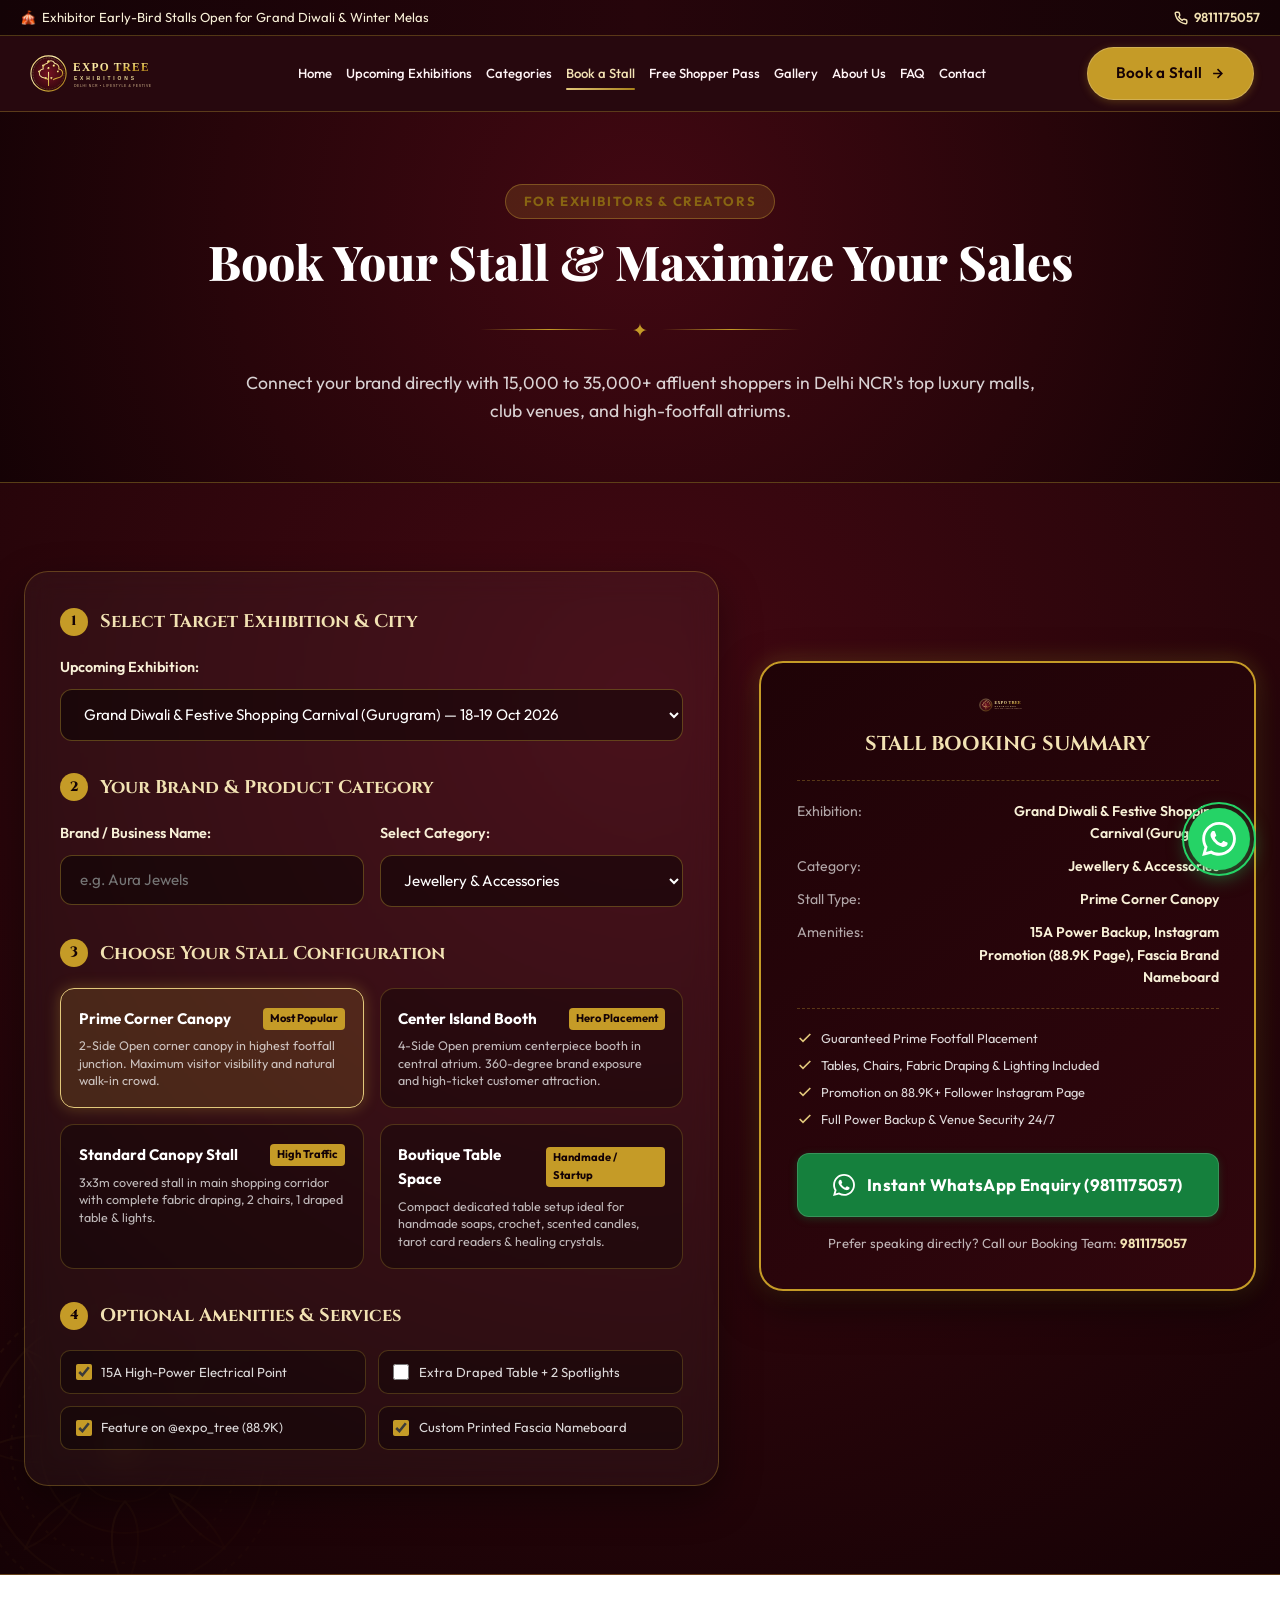
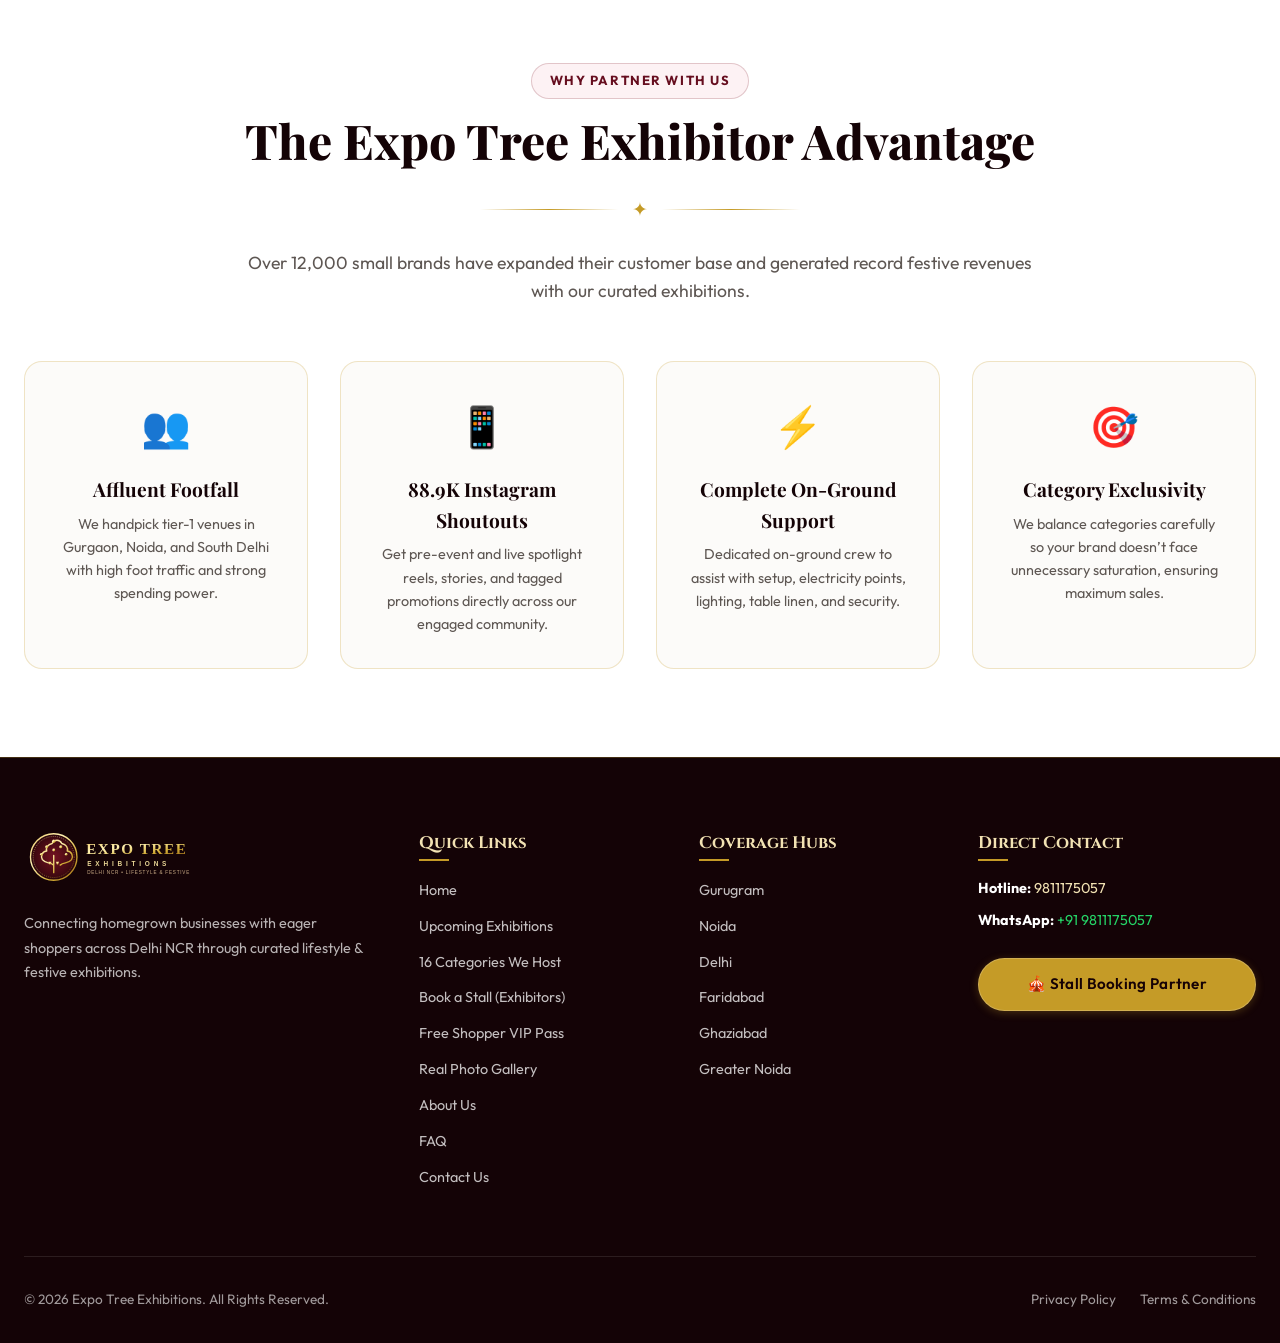
<file: book-a-stall.html>
<!DOCTYPE html>
<html lang="en" class="scroll-smooth">
<head>
  <meta charset="UTF-8" />
  <meta name="viewport" content="width=device-width, initial-scale=1.0" />
  <title>Book a Stall | Exhibitor Partner Portal | Expo Tree Exhibitions</title>
  <meta name="description" content="Book your exhibition stall across Delhi NCR's top malls with Expo Tree Exhibitions. Reach 25,000+ shoppers per weekend. Instant enquiry on WhatsApp: 9811175057" />
  <link rel="icon" type="image/svg+xml" href="images/favicon.svg" />
  
  <link rel="preconnect" href="https://fonts.googleapis.com">
  <link rel="preconnect" href="https://fonts.gstatic.com" crossorigin>
  <link href="https://fonts.googleapis.com/css2?family=Cinzel:wght@500;600;700;800;900&family=Outfit:wght@300;400;500;600;700;800&family=Playfair+Display:ital,wght@0,400;0,600;0,700;0,900;1,400;1,600&display=swap" rel="stylesheet">
  <link rel="stylesheet" href="css/style.css" />
</head>
<body>

  <!-- Top Announcement Bar -->
  <aside class="top-announcement-bar">
    <div class="top-announcement-inner">
      <div class="top-highlights">
        <div class="top-highlight-item">
          <span>🎪</span>
          <span>Exhibitor Early-Bird Stalls Open for Grand Diwali &amp; Winter Melas</span>
        </div>
      </div>
      <div class="top-actions">
        <a href="tel:9811175057" class="top-phone-link">
          <svg width="14" height="14" viewBox="0 0 24 24" fill="none" stroke="currentColor" stroke-width="2.5"><path d="M22 16.92v3a2 2 0 0 1-2.18 2 19.79 19.79 0 0 1-8.63-3.07 19.5 19.5 0 0 1-6-6 19.79 19.79 0 0 1-3.07-8.67A2 2 0 0 1 4.11 2h3a2 2 0 0 1 2 1.72 12.84 12.84 0 0 0 .7 2.81 2 2 0 0 1-.45 2.11L8.09 9.91a16 16 0 0 0 6 6l1.27-1.27a2 2 0 0 1 2.11-.45 12.84 12.84 0 0 0 2.81.7A2 2 0 0 1 22 16.92z"/></svg>
          <span>9811175057</span>
        </a>
      </div>
    </div>
  </aside>

  <!-- Header -->
  <header class="main-header">
    <nav class="navbar">
      <a href="index.html" class="brand-logo">
        <img src="images/logo.svg" alt="Expo Tree Logo" />
      </a>

      <ul class="nav-menu">
        <li><a href="index.html" class="nav-link">Home</a></li>
        <li><a href="upcoming-exhibitions.html" class="nav-link">Upcoming Exhibitions</a></li>
        <li><a href="categories.html" class="nav-link">Categories</a></li>
        <li><a href="book-a-stall.html" class="nav-link active">Book a Stall</a></li>
        <li><a href="free-shopper-pass.html" class="nav-link">Free Shopper Pass</a></li>
        <li><a href="gallery.html" class="nav-link">Gallery</a></li>
        <li><a href="about-us.html" class="nav-link">About Us</a></li>
        <li><a href="faq.html" class="nav-link">FAQ</a></li>
        <li><a href="contact.html" class="nav-link">Contact</a></li>
      </ul>

      <div class="nav-cta-group">
        <a href="book-a-stall.html" class="btn btn-gold">
          <span>Book a Stall</span>
          <svg width="15" height="15" viewBox="0 0 24 24" fill="none" stroke="currentColor" stroke-width="2.5"><path d="M5 12h14M12 5l7 7-7 7"/></svg>
        </a>
        <button class="mobile-menu-toggle" aria-label="Toggle menu">
          <svg width="24" height="24" viewBox="0 0 24 24" fill="none" stroke="currentColor" stroke-width="2"><line x1="3" y1="12" x2="21" y2="12"/><line x1="3" y1="6" x2="21" y2="6"/><line x1="3" y1="18" x2="21" y2="18"/></svg>
        </button>
      </div>
    </nav>
  </header>

  <!-- Page Hero Header -->
  <section class="section" style="background: radial-gradient(circle at 50% 30%, #420812 0%, #28050a 60%, #150205 100%); color: #ffffff; padding: 4.5rem 1.5rem 3.5rem; text-align: center; position: relative; overflow: hidden;">
    <div class="hero-bg-photo" aria-hidden="true" style="opacity: 0.16;"></div>
    <div class="container">
      <span class="section-badge badge-gold">For Exhibitors &amp; Creators</span>
      <h1 class="section-title title-white">Book Your Stall &amp; Maximize Your Sales</h1>
      <div class="festive-divider"><span class="festive-divider-icon">✦</span></div>
      <p class="section-subtitle subtitle-white" style="max-width: 800px; margin: 0 auto;">
        Connect your brand directly with 15,000 to 35,000+ affluent shoppers in Delhi NCR's top luxury malls, club venues, and high-footfall atriums.
      </p>
    </div>
  </section>

  <!-- Interactive Stall Booking Studio Section -->
  <section id="booking-studio" class="section booking-studio-section">
    <div class="container">
      <div class="booking-studio-layout">
        
        <!-- Left: Interactive Wizard -->
        <div class="wizard-panel">
          <!-- Step 1: Exhibition Selection -->
          <div class="wizard-group">
            <div class="wizard-step-title">
              <span class="step-number-circle">1</span>
              <span>Select Target Exhibition &amp; City</span>
            </div>
            <label class="wizard-label" for="wizard-exhibition-select">Upcoming Exhibition:</label>
            <select id="wizard-exhibition-select" class="wizard-select">
              <!-- Populated dynamically -->
            </select>
          </div>

          <!-- Step 2: Brand Category & Name -->
          <div class="wizard-group">
            <div class="wizard-step-title">
              <span class="step-number-circle">2</span>
              <span>Your Brand &amp; Product Category</span>
            </div>
            <div style="display: grid; grid-template-columns: 1fr 1fr; gap: 1rem;">
              <div>
                <label class="wizard-label" for="wizard-brand-name">Brand / Business Name:</label>
                <input type="text" id="wizard-brand-name" class="wizard-input" placeholder="e.g. Aura Jewels" />
              </div>
              <div>
                <label class="wizard-label" for="wizard-category-select">Select Category:</label>
                <select id="wizard-category-select" class="wizard-select">
                  <option value="Jewellery &amp; Accessories">Jewellery &amp; Accessories</option>
                  <option value="Handbags">Handbags</option>
                  <option value="Apparel &amp; Footwear">Apparel &amp; Footwear</option>
                  <option value="Gifting &amp; Home Décor">Gifting &amp; Home Décor</option>
                  <option value="Skincare &amp; Perfumes">Skincare &amp; Perfumes</option>
                  <option value="Crochet &amp; Handmade">Crochet &amp; Handmade</option>
                  <option value="Candles &amp; Soaps">Candles &amp; Soaps</option>
                  <option value="Wooden Toys">Wooden Toys</option>
                  <option value="Home Furnishings">Home Furnishings</option>
                  <option value="Bakery &amp; Dryfruits">Bakery &amp; Dryfruits</option>
                  <option value="Food Stalls">Food Stalls</option>
                  <option value="Handmade Products">Handmade Products</option>
                  <option value="Kidswear">Kidswear</option>
                  <option value="Tarot Card Reading">Tarot Card Reading</option>
                  <option value="Healing Products">Healing Products</option>
                  <option value="Toys &amp; Stationery">Toys &amp; Stationery</option>
                </select>
              </div>
            </div>
          </div>

          <!-- Step 3: Stall Type Selection -->
          <div class="wizard-group">
            <div class="wizard-step-title">
              <span class="step-number-circle">3</span>
              <span>Choose Your Stall Configuration</span>
            </div>
            <div class="stall-options-grid">
              <div class="stall-type-card selected" data-stall="Prime Corner Canopy">
                <div class="stall-type-header">
                  <div class="stall-name">Prime Corner Canopy</div>
                  <div class="stall-badge">Most Popular</div>
                </div>
                <div class="stall-desc">2-Side Open corner canopy in highest footfall junction. Maximum visitor visibility and natural walk-in crowd.</div>
              </div>

              <div class="stall-type-card" data-stall="Center Island Booth">
                <div class="stall-type-header">
                  <div class="stall-name">Center Island Booth</div>
                  <div class="stall-badge">Hero Placement</div>
                </div>
                <div class="stall-desc">4-Side Open premium centerpiece booth in central atrium. 360-degree brand exposure and high-ticket customer attraction.</div>
              </div>

              <div class="stall-type-card" data-stall="Standard Canopy Stall">
                <div class="stall-type-header">
                  <div class="stall-name">Standard Canopy Stall</div>
                  <div class="stall-badge">High Traffic</div>
                </div>
                <div class="stall-desc">3x3m covered stall in main shopping corridor with complete fabric draping, 2 chairs, 1 draped table &amp; lights.</div>
              </div>

              <div class="stall-type-card" data-stall="Boutique Table Space">
                <div class="stall-type-header">
                  <div class="stall-name">Boutique Table Space</div>
                  <div class="stall-badge">Handmade / Startup</div>
                </div>
                <div class="stall-desc">Compact dedicated table setup ideal for handmade soaps, crochet, scented candles, tarot card readers &amp; healing crystals.</div>
              </div>
            </div>
          </div>

          <!-- Step 4: Amenities & Add-ons -->
          <div class="wizard-group">
            <div class="wizard-step-title">
              <span class="step-number-circle">4</span>
              <span>Optional Amenities &amp; Services</span>
            </div>
            <div class="addons-grid">
              <label class="addon-label-box">
                <input type="checkbox" class="addon-checkbox" data-name="15A Power Backup" checked />
                <span>15A High-Power Electrical Point</span>
              </label>
              <label class="addon-label-box">
                <input type="checkbox" class="addon-checkbox" data-name="Extra Display Table &amp; Spotlights" />
                <span>Extra Draped Table + 2 Spotlights</span>
              </label>
              <label class="addon-label-box">
                <input type="checkbox" class="addon-checkbox" data-name="Instagram Promotion (88.9K Page)" checked />
                <span>Feature on @expo_tree (88.9K)</span>
              </label>
              <label class="addon-label-box">
                <input type="checkbox" class="addon-checkbox" data-name="Fascia Brand Nameboard" checked />
                <span>Custom Printed Fascia Nameboard</span>
              </label>
            </div>
          </div>
        </div>

        <!-- Right: Live Summary & WhatsApp CTA -->
        <div class="booking-summary-card">
          <div class="summary-crest">
            <img src="images/logo.svg" alt="Expo Tree Emblem" />
            <div class="summary-title">STALL BOOKING SUMMARY</div>
          </div>

          <div class="summary-rows">
            <div class="summary-row">
              <span class="summary-label">Exhibition:</span>
              <span class="summary-value" id="summary-event-name">Grand Diwali Carnival (Gurugram)</span>
            </div>
            <div class="summary-row">
              <span class="summary-label">Category:</span>
              <span class="summary-value" id="summary-category-name">Jewellery &amp; Accessories</span>
            </div>
            <div class="summary-row">
              <span class="summary-label">Stall Type:</span>
              <span class="summary-value" id="summary-stall-type">Prime Corner Canopy</span>
            </div>
            <div class="summary-row">
              <span class="summary-label">Amenities:</span>
              <span class="summary-value" id="summary-addons-text">15A Power, Instagram Feature, Fascia Board</span>
            </div>
          </div>

          <ul class="summary-perks">
            <li>
              <svg width="16" height="16" viewBox="0 0 24 24" fill="none" stroke="currentColor" stroke-width="2.5"><polyline points="20 6 9 17 4 12"/></svg>
              <span>Guaranteed Prime Footfall Placement</span>
            </li>
            <li>
              <svg width="16" height="16" viewBox="0 0 24 24" fill="none" stroke="currentColor" stroke-width="2.5"><polyline points="20 6 9 17 4 12"/></svg>
              <span>Tables, Chairs, Fabric Draping &amp; Lighting Included</span>
            </li>
            <li>
              <svg width="16" height="16" viewBox="0 0 24 24" fill="none" stroke="currentColor" stroke-width="2.5"><polyline points="20 6 9 17 4 12"/></svg>
              <span>Promotion on 88.9K+ Follower Instagram Page</span>
            </li>
            <li>
              <svg width="16" height="16" viewBox="0 0 24 24" fill="none" stroke="currentColor" stroke-width="2.5"><polyline points="20 6 9 17 4 12"/></svg>
              <span>Full Power Backup &amp; Venue Security 24/7</span>
            </li>
          </ul>

          <a href="#" id="whatsapp-booking-btn" class="btn btn-whatsapp instant-whatsapp-cta-btn">
            <svg width="22" height="22" viewBox="0 0 24 24" fill="currentColor"><path d="M.057 24l1.687-6.163c-1.041-1.804-1.588-3.849-1.587-5.946.003-6.556 5.338-11.891 11.893-11.891 3.181.001 6.167 1.24 8.413 3.488 2.245 2.248 3.481 5.236 3.48 8.414-.003 6.557-5.338 11.892-11.893 11.892-1.99-.001-3.951-.5-5.688-1.448l-6.305 1.654zm6.597-3.807c1.676.995 3.276 1.591 5.392 1.592 5.448 0 9.886-4.434 9.889-9.885.002-5.462-4.415-9.89-9.881-9.892-5.452 0-9.887 4.434-9.889 9.884-.001 2.225.651 3.891 1.746 5.634l-.999 3.648 3.742-.981zm11.387-5.464c-.074-.124-.272-.198-.57-.347-.297-.149-1.758-.868-2.031-.967-.272-.099-.47-.149-.669.149-.198.297-.768.967-.941 1.165-.173.198-.347.223-.644.074-.297-.149-1.255-.462-2.39-1.475-.883-.788-1.48-1.761-1.653-2.059-.173-.297-.018-.458.13-.606.134-.133.297-.347.446-.521.151-.172.2-.296.3-.495.099-.198.05-.372-.025-.521-.075-.148-.669-1.611-.916-2.206-.242-.579-.487-.501-.669-.51l-.57-.01c-.198 0-.52.074-.792.372s-1.04 1.016-1.04 2.479 1.065 2.876 1.213 3.074c.149.198 2.095 3.2 5.076 4.487.709.306 1.263.489 1.694.626.712.226 1.36.194 1.872.118.571-.085 1.758-.719 2.006-1.413.248-.695.248-1.29.173-1.414z"/></svg>
            <span>Instant WhatsApp Enquiry (9811175057)</span>
          </a>

          <div class="booking-hotline-note">
            Prefer speaking directly? Call our Booking Team: <a href="tel:9811175057">9811175057</a>
          </div>
        </div>
      </div>
    </div>
  </section>

  <!-- Exhibitor Advantages Section -->
  <section class="section" style="background: #ffffff;">
    <div class="container">
      <div class="section-header">
        <span class="section-badge badge-burgundy">Why Partner With Us</span>
        <h2 class="section-title title-burgundy">The Expo Tree Exhibitor Advantage</h2>
        <div class="festive-divider"><span class="festive-divider-icon">✦</span></div>
        <p class="section-subtitle">
          Over 12,000 small brands have expanded their customer base and generated record festive revenues with our curated exhibitions.
        </p>
      </div>

      <div style="display: grid; grid-template-columns: repeat(auto-fit, minmax(260px, 1fr)); gap: 2rem;">
        <div style="background: var(--bg-ivory); border: 1px solid var(--border-gold); border-radius: 18px; padding: 2rem; text-align: center;">
          <div style="font-size: 2.5rem; margin-bottom: 1rem;">👥</div>
          <h3 style="font-size: 1.2rem; color: var(--burgundy-950); margin-bottom: 0.5rem;">Affluent Footfall</h3>
          <p style="font-size: 0.9rem; color: var(--text-muted); line-height: 1.6;">
            We handpick tier-1 venues in Gurgaon, Noida, and South Delhi with high foot traffic and strong spending power.
          </p>
        </div>

        <div style="background: var(--bg-ivory); border: 1px solid var(--border-gold); border-radius: 18px; padding: 2rem; text-align: center;">
          <div style="font-size: 2.5rem; margin-bottom: 1rem;">📱</div>
          <h3 style="font-size: 1.2rem; color: var(--burgundy-950); margin-bottom: 0.5rem;">88.9K Instagram Shoutouts</h3>
          <p style="font-size: 0.9rem; color: var(--text-muted); line-height: 1.6;">
            Get pre-event and live spotlight reels, stories, and tagged promotions directly across our engaged community.
          </p>
        </div>

        <div style="background: var(--bg-ivory); border: 1px solid var(--border-gold); border-radius: 18px; padding: 2rem; text-align: center;">
          <div style="font-size: 2.5rem; margin-bottom: 1rem;">⚡</div>
          <h3 style="font-size: 1.2rem; color: var(--burgundy-950); margin-bottom: 0.5rem;">Complete On-Ground Support</h3>
          <p style="font-size: 0.9rem; color: var(--text-muted); line-height: 1.6;">
            Dedicated on-ground crew to assist with setup, electricity points, lighting, table linen, and security.
          </p>
        </div>

        <div style="background: var(--bg-ivory); border: 1px solid var(--border-gold); border-radius: 18px; padding: 2rem; text-align: center;">
          <div style="font-size: 2.5rem; margin-bottom: 1rem;">🎯</div>
          <h3 style="font-size: 1.2rem; color: var(--burgundy-950); margin-bottom: 0.5rem;">Category Exclusivity</h3>
          <p style="font-size: 0.9rem; color: var(--text-muted); line-height: 1.6;">
            We balance categories carefully so your brand doesn’t face unnecessary saturation, ensuring maximum sales.
          </p>
        </div>
      </div>
    </div>
  </section>

  <!-- Footer -->
  <footer class="main-footer">
    <div class="footer-grid">
      <div class="footer-brand">
        <img src="images/logo.svg" alt="Expo Tree Logo" />
        <p class="footer-desc">
          Connecting homegrown businesses with eager shoppers across Delhi NCR through curated lifestyle &amp; festive exhibitions.
        </p>
      </div>

      <div>
        <div class="footer-heading">Quick Links</div>
        <ul class="footer-links">
          <li><a href="index.html">Home</a></li>
          <li><a href="upcoming-exhibitions.html">Upcoming Exhibitions</a></li>
          <li><a href="categories.html">16 Categories We Host</a></li>
          <li><a href="book-a-stall.html">Book a Stall (Exhibitors)</a></li>
          <li><a href="free-shopper-pass.html">Free Shopper VIP Pass</a></li>
          <li><a href="gallery.html">Real Photo Gallery</a></li>
          <li><a href="about-us.html">About Us</a></li>
          <li><a href="faq.html">FAQ</a></li>
          <li><a href="contact.html">Contact Us</a></li>
        </ul>
      </div>

      <div>
        <div class="footer-heading">Coverage Hubs</div>
        <ul class="footer-links">
          <li><a href="upcoming-exhibitions.html?city=gurugram">Gurugram</a></li>
          <li><a href="upcoming-exhibitions.html?city=noida">Noida</a></li>
          <li><a href="upcoming-exhibitions.html?city=delhi">Delhi</a></li>
          <li><a href="upcoming-exhibitions.html?city=faridabad">Faridabad</a></li>
          <li><a href="upcoming-exhibitions.html?city=ghaziabad">Ghaziabad</a></li>
          <li><a href="upcoming-exhibitions.html?city=greater%20noida">Greater Noida</a></li>
        </ul>
      </div>

      <div>
        <div class="footer-heading">Direct Contact</div>
        <p style="font-size: 0.9rem; margin-bottom: 0.6rem; color: #ffffff;">
          <strong>Hotline:</strong> <a href="tel:9811175057" style="color: var(--gold-300); text-decoration: none;">9811175057</a>
        </p>
        <p style="font-size: 0.9rem; margin-bottom: 0.6rem; color: #ffffff;">
          <strong>WhatsApp:</strong> <a href="https://wa.me/9811175057" target="_blank" rel="noopener noreferrer" style="color: #25D366; text-decoration: none;">+91 9811175057</a>
        </p>
        <a href="book-a-stall.html" class="btn btn-gold" style="width: 100%; margin-top: 1rem;">
          <span>🎪 Stall Booking Partner</span>
        </a>
      </div>
    </div>

    <div class="footer-bottom">
      <div>© 2026 Expo Tree Exhibitions. All Rights Reserved.</div>
      <div class="footer-bottom-links">
        <a href="#" class="open-privacy-modal">Privacy Policy</a>
        <a href="#" class="open-terms-modal">Terms &amp; Conditions</a>
      </div>
    </div>
  </footer>

  <!-- Live Social Proof & WhatsApp Floating -->
  <div id="live-social-toast" class="live-social-toast" role="status" aria-live="polite">
    <div class="toast-badge-icon" id="toast-icon">🎉</div>
    <div class="toast-info">
      <div class="toast-msg" id="toast-text"><strong>Pooja Verma</strong> (Gurugram) just booked a Corner Stall!</div>
      <div class="toast-time" id="toast-time">Just now • Verified Booking</div>
    </div>
    <button class="toast-close-btn" id="toast-close-btn">&times;</button>
  </div>

  <a href="https://wa.me/9811175057" target="_blank" rel="noopener noreferrer" class="floating-whatsapp-btn" aria-label="Chat on WhatsApp">
    <svg width="34" height="34" viewBox="0 0 24 24" fill="currentColor"><path d="M.057 24l1.687-6.163c-1.041-1.804-1.588-3.849-1.587-5.946.003-6.556 5.338-11.891 11.893-11.891 3.181.001 6.167 1.24 8.413 3.488 2.245 2.248 3.481 5.236 3.48 8.414-.003 6.557-5.338 11.892-11.893 11.892-1.99-.001-3.951-.5-5.688-1.448l-6.305 1.654zm6.597-3.807c1.676.995 3.276 1.591 5.392 1.592 5.448 0 9.886-4.434 9.889-9.885.002-5.462-4.415-9.89-9.881-9.892-5.452 0-9.887 4.434-9.889 9.884-.001 2.225.651 3.891 1.746 5.634l-.999 3.648 3.742-.981zm11.387-5.464c-.074-.124-.272-.198-.57-.347-.297-.149-1.758-.868-2.031-.967-.272-.099-.47-.149-.669.149-.198.297-.768.967-.941 1.165-.173.198-.347.223-.644.074-.297-.149-1.255-.462-2.39-1.475-.883-.788-1.48-1.761-1.653-2.059-.173-.297-.018-.458.13-.606.134-.133.297-.347.446-.521.151-.172.2-.296.3-.495.099-.198.05-.372-.025-.521-.075-.148-.669-1.611-.916-2.206-.242-.579-.487-.501-.669-.51l-.57-.01c-.198 0-.52.074-.792.372s-1.04 1.016-1.04 2.479 1.065 2.876 1.213 3.074c.149.198 2.095 3.2 5.076 4.487.709.306 1.263.489 1.694.626.712.226 1.36.194 1.872.118.571-.085 1.758-.719 2.006-1.413.248-.695.248-1.29.173-1.414z"/></svg>
  </a>

  <!-- Mobile Sticky Bar -->
  <div class="mobile-sticky-bar">
    <div class="mobile-bar-actions">
      <a href="tel:9811175057" class="mobile-action-btn call"><span>Call</span></a>
      <a href="book-a-stall.html" class="mobile-action-btn book"><span>🎪 Book Stall</span></a>
      <a href="https://wa.me/9811175057" class="mobile-action-btn whatsapp"><span>WhatsApp</span></a>
    </div>
  </div>

  <script src="js/main.js"></script>
</body>
</html>
</file>
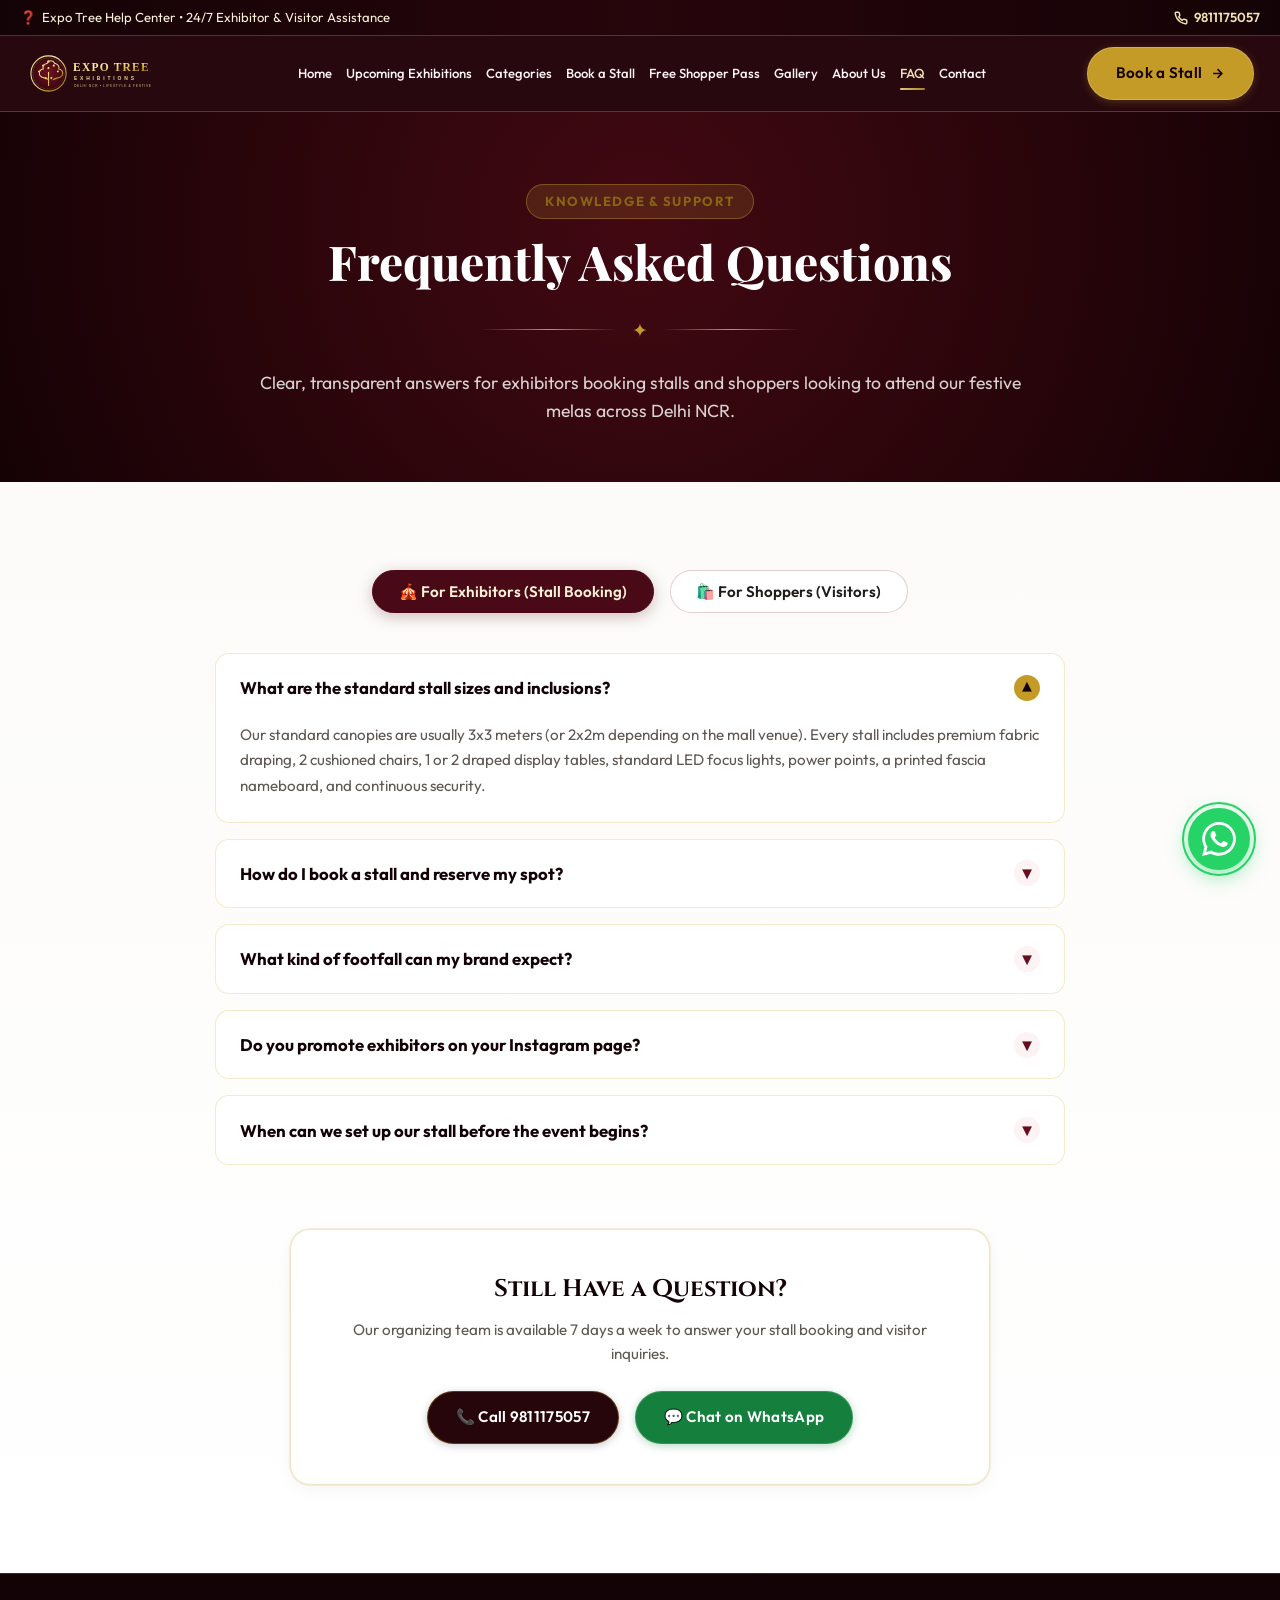
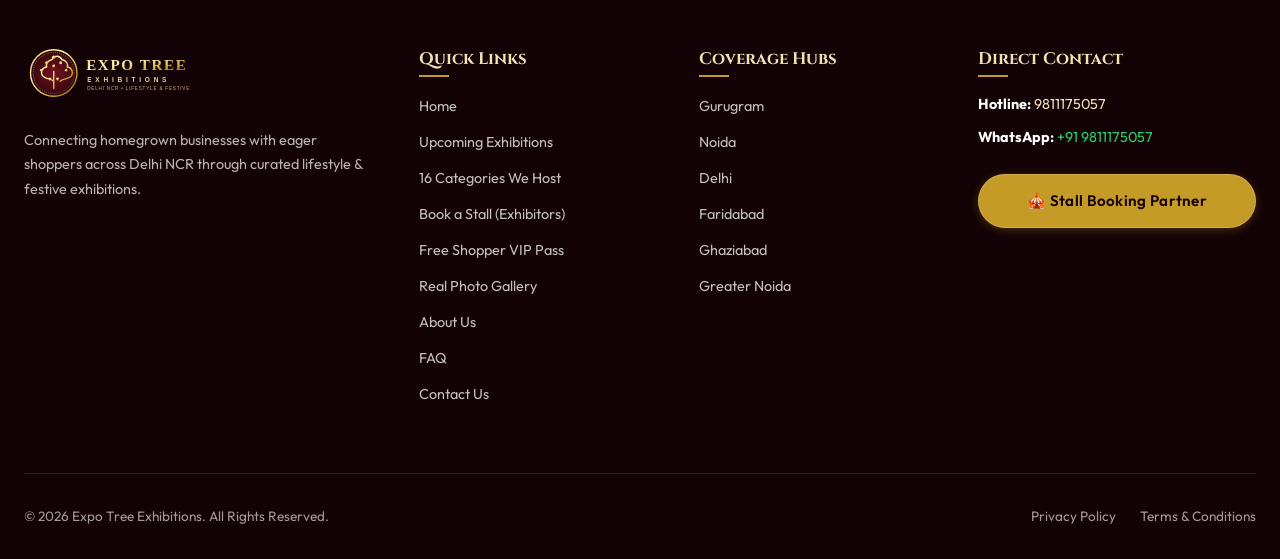
<file: faq.html>
<!DOCTYPE html>
<html lang="en" class="scroll-smooth">
<head>
  <meta charset="UTF-8" />
  <meta name="viewport" content="width=device-width, initial-scale=1.0" />
  <title>Frequently Asked Questions | Expo Tree Exhibitions</title>
  <meta name="description" content="Find answers to common questions regarding stall bookings, visitor free passes, amenities, timings, and venue facilities at Expo Tree Exhibitions." />
  <link rel="icon" type="image/svg+xml" href="images/favicon.svg" />
  
  <link rel="preconnect" href="https://fonts.googleapis.com">
  <link rel="preconnect" href="https://fonts.gstatic.com" crossorigin>
  <link href="https://fonts.googleapis.com/css2?family=Cinzel:wght@500;600;700;800;900&family=Outfit:wght@300;400;500;600;700;800&family=Playfair+Display:ital,wght@0,400;0,600;0,700;0,900;1,400;1,600&display=swap" rel="stylesheet">
  <link rel="stylesheet" href="css/style.css" />
</head>
<body>

  <!-- Top Announcement Bar -->
  <aside class="top-announcement-bar">
    <div class="top-announcement-inner">
      <div class="top-highlights">
        <div class="top-highlight-item">
          <span>❓</span>
          <span>Expo Tree Help Center • 24/7 Exhibitor &amp; Visitor Assistance</span>
        </div>
      </div>
      <div class="top-actions">
        <a href="tel:9811175057" class="top-phone-link">
          <svg width="14" height="14" viewBox="0 0 24 24" fill="none" stroke="currentColor" stroke-width="2.5"><path d="M22 16.92v3a2 2 0 0 1-2.18 2 19.79 19.79 0 0 1-8.63-3.07 19.5 19.5 0 0 1-6-6 19.79 19.79 0 0 1-3.07-8.67A2 2 0 0 1 4.11 2h3a2 2 0 0 1 2 1.72 12.84 12.84 0 0 0 .7 2.81 2 2 0 0 1-.45 2.11L8.09 9.91a16 16 0 0 0 6 6l1.27-1.27a2 2 0 0 1 2.11-.45 12.84 12.84 0 0 0 2.81.7A2 2 0 0 1 22 16.92z"/></svg>
          <span>9811175057</span>
        </a>
      </div>
    </div>
  </aside>

  <!-- Header -->
  <header class="main-header">
    <nav class="navbar">
      <a href="index.html" class="brand-logo">
        <img src="images/logo.svg" alt="Expo Tree Logo" />
      </a>

      <ul class="nav-menu">
        <li><a href="index.html" class="nav-link">Home</a></li>
        <li><a href="upcoming-exhibitions.html" class="nav-link">Upcoming Exhibitions</a></li>
        <li><a href="categories.html" class="nav-link">Categories</a></li>
        <li><a href="book-a-stall.html" class="nav-link">Book a Stall</a></li>
        <li><a href="free-shopper-pass.html" class="nav-link">Free Shopper Pass</a></li>
        <li><a href="gallery.html" class="nav-link">Gallery</a></li>
        <li><a href="about-us.html" class="nav-link">About Us</a></li>
        <li><a href="faq.html" class="nav-link active">FAQ</a></li>
        <li><a href="contact.html" class="nav-link">Contact</a></li>
      </ul>

      <div class="nav-cta-group">
        <a href="book-a-stall.html" class="btn btn-gold">
          <span>Book a Stall</span>
          <svg width="15" height="15" viewBox="0 0 24 24" fill="none" stroke="currentColor" stroke-width="2.5"><path d="M5 12h14M12 5l7 7-7 7"/></svg>
        </a>
        <button class="mobile-menu-toggle" aria-label="Toggle menu">
          <svg width="24" height="24" viewBox="0 0 24 24" fill="none" stroke="currentColor" stroke-width="2"><line x1="3" y1="12" x2="21" y2="12"/><line x1="3" y1="6" x2="21" y2="6"/><line x1="3" y1="18" x2="21" y2="18"/></svg>
        </button>
      </div>
    </nav>
  </header>

  <!-- Hero Header -->
  <section class="section" style="background: radial-gradient(circle at 50% 30%, #420812 0%, #28050a 60%, #150205 100%); color: #ffffff; padding: 4.5rem 1.5rem 3.5rem; text-align: center; position: relative; overflow: hidden;">
    <div class="hero-bg-photo" aria-hidden="true" style="opacity: 0.16;"></div>
    <div class="container">
      <span class="section-badge badge-gold">Knowledge &amp; Support</span>
      <h1 class="section-title title-white">Frequently Asked Questions</h1>
      <div class="festive-divider"><span class="festive-divider-icon">✦</span></div>
      <p class="section-subtitle subtitle-white" style="max-width: 800px; margin: 0 auto;">
        Clear, transparent answers for exhibitors booking stalls and shoppers looking to attend our festive melas across Delhi NCR.
      </p>
    </div>
  </section>

  <!-- FAQ Interactive Accordion -->
  <section id="faq" class="section faq-section">
    <div class="container">
      <div class="faq-tabs">
        <button class="faq-tab-btn active" data-faq-tab="exhibitors">🎪 For Exhibitors (Stall Booking)</button>
        <button class="faq-tab-btn" data-faq-tab="shoppers">🛍️ For Shoppers (Visitors)</button>
      </div>

      <div class="faq-accordion-container">
        <!-- Exhibitors FAQ -->
        <div class="faq-list-tab" data-faq-content="exhibitors">
          <div class="faq-item active">
            <button class="faq-question">
              <span>What are the standard stall sizes and inclusions?</span>
              <span class="faq-icon">▼</span>
            </button>
            <div class="faq-answer">
              Our standard canopies are usually 3x3 meters (or 2x2m depending on the mall venue). Every stall includes premium fabric draping, 2 cushioned chairs, 1 or 2 draped display tables, standard LED focus lights, power points, a printed fascia nameboard, and continuous security.
            </div>
          </div>

          <div class="faq-item">
            <button class="faq-question">
              <span>How do I book a stall and reserve my spot?</span>
              <span class="faq-icon">▼</span>
            </button>
            <div class="faq-answer">
              You can submit your stall preferences using our online <strong>Book a Stall</strong> studio or directly WhatsApp/call our booking hotline at <strong>9811175057</strong>. Our team will share the floor layout blueprint, stall numbering, and booking payment link. Stalls are allotted on a first-come, first-served basis.
            </div>
          </div>

          <div class="faq-item">
            <button class="faq-question">
              <span>What kind of footfall can my brand expect?</span>
              <span class="faq-icon">▼</span>
            </button>
            <div class="faq-answer">
              Our exhibitions are exclusively hosted in tier-1 commercial hubs with proven weekend footfall—such as Ambience Mall Gurugram, DLF Mall of India Noida, and upscale South Delhi clubs—consistently attracting 15,000 to 35,000+ affluent, high purchasing-power shoppers over Saturday and Sunday.
            </div>
          </div>

          <div class="faq-item">
            <button class="faq-question">
              <span>Do you promote exhibitors on your Instagram page?</span>
              <span class="faq-icon">▼</span>
            </button>
            <div class="faq-answer">
              Yes! Every confirmed exhibitor is featured across our official Instagram community <strong>@expo_tree_exhibitions</strong> (88.9K+ engaged followers). We post countdown stories, spotlight reels, and stall tagging to drive pre-event anticipation and footfall to your stall.
            </div>
          </div>

          <div class="faq-item">
            <button class="faq-question">
              <span>When can we set up our stall before the event begins?</span>
              <span class="faq-icon">▼</span>
            </button>
            <div class="faq-answer">
              Exhibitors receive access for inventory unloading and visual display setup on the night prior to opening (usually 11:00 PM onwards when the mall closes) or early morning between 7:30 AM and 10:30 AM before the public gates open at 11:00 AM.
            </div>
          </div>
        </div>

        <!-- Shoppers FAQ -->
        <div class="faq-list-tab" data-faq-content="shoppers" style="display: none;">
          <div class="faq-item active">
            <button class="faq-question">
              <span>Is entry completely free for shoppers and families?</span>
              <span class="faq-icon">▼</span>
            </button>
            <div class="faq-answer">
              Yes! Entry to all Expo Tree Exhibitions is 100% free for shoppers, families, and kids. You can claim a digital VIP Pass on our website to bypass general queues and participate in our ₹5,000 lucky draw.
            </div>
          </div>

          <div class="faq-item">
            <button class="faq-question">
              <span>What are the opening and closing timings?</span>
              <span class="faq-icon">▼</span>
            </button>
            <div class="faq-answer">
              Our exhibitions operate from 11:00 AM to 10:00 PM on both Saturday and Sunday, giving you plenty of time to shop, explore, dine, and enjoy with friends and family.
            </div>
          </div>

          <div class="faq-item">
            <button class="faq-question">
              <span>Are parking and valet facilities available?</span>
              <span class="faq-icon">▼</span>
            </button>
            <div class="faq-answer">
              Yes! Because our venues are premier shopping malls and star hotels (such as DLF Mall of India, Ambience Mall, Radisson Blu), multi-level covered parking, valet service, and wheelchair-accessible elevators are available.
            </div>
          </div>

          <div class="faq-item">
            <button class="faq-question">
              <span>Can I pay via UPI (Google Pay, PhonePe) or Credit Card?</span>
              <span class="faq-icon">▼</span>
            </button>
            <div class="faq-answer">
              Yes! All participating exhibitors accept UPI, debit/credit cards, and cash. High-speed connectivity is available throughout the mall premises.
            </div>
          </div>

          <div class="faq-item">
            <button class="faq-question">
              <span>How does the ₹5,000 Lucky Draw work?</span>
              <span class="faq-icon">▼</span>
            </button>
            <div class="faq-answer">
              When you generate your Free VIP Shopper Pass online, your unique Pass ID is automatically added to our lucky draw pool. Winners are announced at the exhibition and receive ₹5,000 shopping vouchers to spend at any stall!
            </div>
          </div>
        </div>
      </div>

      <!-- Still Have Questions Callout -->
      <div style="margin-top: 4rem; text-align: center; background: #ffffff; border: 1.5px solid var(--border-gold); border-radius: 20px; padding: 2.5rem; max-width: 700px; margin-left: auto; margin-right: auto; box-shadow: var(--shadow-card);">
        <h3 style="font-family: var(--font-cinzel); font-size: 1.5rem; color: var(--burgundy-950); margin-bottom: 0.6rem;">Still Have a Question?</h3>
        <p style="color: var(--text-muted); font-size: 0.95rem; margin-bottom: 1.5rem;">
          Our organizing team is available 7 days a week to answer your stall booking and visitor inquiries.
        </p>
        <div style="display: flex; justify-content: center; gap: 1rem; flex-wrap: wrap;">
          <a href="tel:9811175057" class="btn btn-burgundy">
            <span>📞 Call 9811175057</span>
          </a>
          <a href="https://wa.me/9811175057" target="_blank" rel="noopener noreferrer" class="btn btn-whatsapp">
            <span>💬 Chat on WhatsApp</span>
          </a>
        </div>
      </div>
    </div>
  </section>

  <!-- Footer -->
  <footer class="main-footer">
    <div class="footer-grid">
      <div class="footer-brand">
        <img src="images/logo.svg" alt="Expo Tree Logo" />
        <p class="footer-desc">
          Connecting homegrown businesses with eager shoppers across Delhi NCR through curated lifestyle &amp; festive exhibitions.
        </p>
      </div>

      <div>
        <div class="footer-heading">Quick Links</div>
        <ul class="footer-links">
          <li><a href="index.html">Home</a></li>
          <li><a href="upcoming-exhibitions.html">Upcoming Exhibitions</a></li>
          <li><a href="categories.html">16 Categories We Host</a></li>
          <li><a href="book-a-stall.html">Book a Stall (Exhibitors)</a></li>
          <li><a href="free-shopper-pass.html">Free Shopper VIP Pass</a></li>
          <li><a href="gallery.html">Real Photo Gallery</a></li>
          <li><a href="about-us.html">About Us</a></li>
          <li><a href="faq.html">FAQ</a></li>
          <li><a href="contact.html">Contact Us</a></li>
        </ul>
      </div>

      <div>
        <div class="footer-heading">Coverage Hubs</div>
        <ul class="footer-links">
          <li><a href="upcoming-exhibitions.html?city=gurugram">Gurugram</a></li>
          <li><a href="upcoming-exhibitions.html?city=noida">Noida</a></li>
          <li><a href="upcoming-exhibitions.html?city=delhi">Delhi</a></li>
          <li><a href="upcoming-exhibitions.html?city=faridabad">Faridabad</a></li>
          <li><a href="upcoming-exhibitions.html?city=ghaziabad">Ghaziabad</a></li>
          <li><a href="upcoming-exhibitions.html?city=greater%20noida">Greater Noida</a></li>
        </ul>
      </div>

      <div>
        <div class="footer-heading">Direct Contact</div>
        <p style="font-size: 0.9rem; margin-bottom: 0.6rem; color: #ffffff;">
          <strong>Hotline:</strong> <a href="tel:9811175057" style="color: var(--gold-300); text-decoration: none;">9811175057</a>
        </p>
        <p style="font-size: 0.9rem; margin-bottom: 0.6rem; color: #ffffff;">
          <strong>WhatsApp:</strong> <a href="https://wa.me/9811175057" target="_blank" rel="noopener noreferrer" style="color: #25D366; text-decoration: none;">+91 9811175057</a>
        </p>
        <a href="book-a-stall.html" class="btn btn-gold" style="width: 100%; margin-top: 1rem;">
          <span>🎪 Stall Booking Partner</span>
        </a>
      </div>
    </div>

    <div class="footer-bottom">
      <div>© 2026 Expo Tree Exhibitions. All Rights Reserved.</div>
      <div class="footer-bottom-links">
        <a href="#" class="open-privacy-modal">Privacy Policy</a>
        <a href="#" class="open-terms-modal">Terms &amp; Conditions</a>
      </div>
    </div>
  </footer>

  <!-- Social Toast & WhatsApp Floating -->
  <div id="live-social-toast" class="live-social-toast" role="status" aria-live="polite">
    <div class="toast-badge-icon" id="toast-icon">🎉</div>
    <div class="toast-info">
      <div class="toast-msg" id="toast-text"><strong>Pooja Verma</strong> (Gurugram) just booked a Corner Stall!</div>
      <div class="toast-time" id="toast-time">Just now • Verified Booking</div>
    </div>
    <button class="toast-close-btn" id="toast-close-btn">&times;</button>
  </div>

  <a href="https://wa.me/9811175057" target="_blank" rel="noopener noreferrer" class="floating-whatsapp-btn" aria-label="Chat on WhatsApp">
    <svg width="34" height="34" viewBox="0 0 24 24" fill="currentColor"><path d="M.057 24l1.687-6.163c-1.041-1.804-1.588-3.849-1.587-5.946.003-6.556 5.338-11.891 11.893-11.891 3.181.001 6.167 1.24 8.413 3.488 2.245 2.248 3.481 5.236 3.48 8.414-.003 6.557-5.338 11.892-11.893 11.892-1.99-.001-3.951-.5-5.688-1.448l-6.305 1.654zm6.597-3.807c1.676.995 3.276 1.591 5.392 1.592 5.448 0 9.886-4.434 9.889-9.885.002-5.462-4.415-9.89-9.881-9.892-5.452 0-9.887 4.434-9.889 9.884-.001 2.225.651 3.891 1.746 5.634l-.999 3.648 3.742-.981zm11.387-5.464c-.074-.124-.272-.198-.57-.347-.297-.149-1.758-.868-2.031-.967-.272-.099-.47-.149-.669.149-.198.297-.768.967-.941 1.165-.173.198-.347.223-.644.074-.297-.149-1.255-.462-2.39-1.475-.883-.788-1.48-1.761-1.653-2.059-.173-.297-.018-.458.13-.606.134-.133.297-.347.446-.521.151-.172.2-.296.3-.495.099-.198.05-.372-.025-.521-.075-.148-.669-1.611-.916-2.206-.242-.579-.487-.501-.669-.51l-.57-.01c-.198 0-.52.074-.792.372s-1.04 1.016-1.04 2.479 1.065 2.876 1.213 3.074c.149.198 2.095 3.2 5.076 4.487.709.306 1.263.489 1.694.626.712.226 1.36.194 1.872.118.571-.085 1.758-.719 2.006-1.413.248-.695.248-1.29.173-1.414z"/></svg>
  </a>

  <!-- Mobile Sticky Bar -->
  <div class="mobile-sticky-bar">
    <div class="mobile-bar-actions">
      <a href="tel:9811175057" class="mobile-action-btn call"><span>Call</span></a>
      <a href="book-a-stall.html" class="mobile-action-btn book"><span>🎪 Book Stall</span></a>
      <a href="https://wa.me/9811175057" class="mobile-action-btn whatsapp"><span>WhatsApp</span></a>
    </div>
  </div>

  <script src="js/main.js"></script>
</body>
</html>
</file>
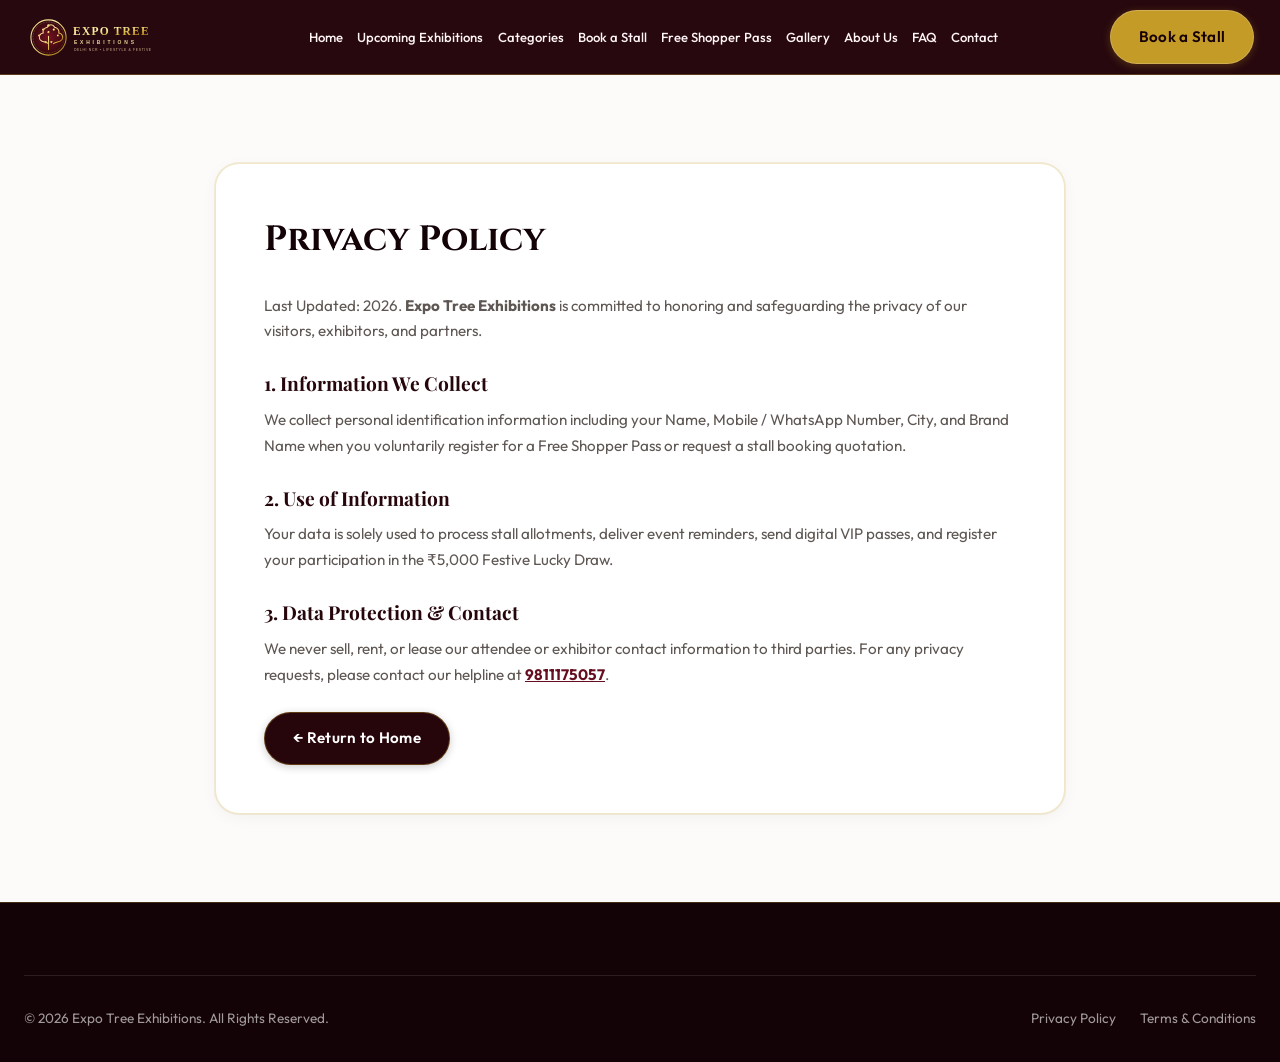
<file: privacy-policy.html>
<!DOCTYPE html>
<html lang="en">
<head>
  <meta charset="UTF-8" />
  <meta name="viewport" content="width=device-width, initial-scale=1.0" />
  <title>Privacy Policy | Expo Tree Exhibitions</title>
  <link rel="icon" type="image/svg+xml" href="images/favicon.svg" />
  
  <link rel="preconnect" href="https://fonts.googleapis.com">
  <link rel="preconnect" href="https://fonts.gstatic.com" crossorigin>
  <link href="https://fonts.googleapis.com/css2?family=Cinzel:wght@500;600;700;800;900&family=Outfit:wght@300;400;500;600;700;800&family=Playfair+Display:ital,wght@0,400;0,600;0,700;0,900;1,400;1,600&display=swap" rel="stylesheet">
  <link rel="stylesheet" href="css/style.css" />
</head>
<body>
  <!-- Header -->
  <header class="main-header">
    <nav class="navbar">
      <a href="index.html" class="brand-logo">
        <img src="images/logo.svg" alt="Expo Tree Logo" />
      </a>

      <ul class="nav-menu">
        <li><a href="index.html" class="nav-link">Home</a></li>
        <li><a href="upcoming-exhibitions.html" class="nav-link">Upcoming Exhibitions</a></li>
        <li><a href="categories.html" class="nav-link">Categories</a></li>
        <li><a href="book-a-stall.html" class="nav-link">Book a Stall</a></li>
        <li><a href="free-shopper-pass.html" class="nav-link">Free Shopper Pass</a></li>
        <li><a href="gallery.html" class="nav-link">Gallery</a></li>
        <li><a href="about-us.html" class="nav-link">About Us</a></li>
        <li><a href="faq.html" class="nav-link">FAQ</a></li>
        <li><a href="contact.html" class="nav-link">Contact</a></li>
      </ul>

      <div class="nav-cta-group">
        <a href="book-a-stall.html" class="btn btn-gold">
          <span>Book a Stall</span>
        </a>
        <button class="mobile-menu-toggle" aria-label="Toggle navigation menu">
          <svg width="24" height="24" viewBox="0 0 24 24" fill="none" stroke="currentColor" stroke-width="2"><line x1="3" y1="12" x2="21" y2="12"/><line x1="3" y1="6" x2="21" y2="6"/><line x1="3" y1="18" x2="21" y2="18"/></svg>
        </button>
      </div>
    </nav>
  </header>

  <!-- Legal Body -->
  <section class="section" style="background: var(--bg-ivory); min-height: 70vh;">
    <div class="container" style="max-width: 850px;">
      <div style="background: #ffffff; border: 1.5px solid var(--border-gold); border-radius: 24px; padding: 3rem; box-shadow: var(--shadow-card);">
        <h1 style="font-family: var(--font-cinzel); font-size: 2.2rem; color: var(--burgundy-950); margin-bottom: 1.5rem;">Privacy Policy</h1>
        <p style="color: var(--text-muted); font-size: 0.95rem; line-height: 1.7; margin-bottom: 1.5rem;">
          Last Updated: 2026. <strong>Expo Tree Exhibitions</strong> is committed to honoring and safeguarding the privacy of our visitors, exhibitors, and partners.
        </p>

        <h3 style="color: var(--burgundy-900); font-size: 1.2rem; margin-top: 1.5rem; margin-bottom: 0.5rem;">1. Information We Collect</h3>
        <p style="color: var(--text-muted); font-size: 0.95rem; line-height: 1.7; margin-bottom: 1rem;">
          We collect personal identification information including your Name, Mobile / WhatsApp Number, City, and Brand Name when you voluntarily register for a Free Shopper Pass or request a stall booking quotation.
        </p>

        <h3 style="color: var(--burgundy-900); font-size: 1.2rem; margin-top: 1.5rem; margin-bottom: 0.5rem;">2. Use of Information</h3>
        <p style="color: var(--text-muted); font-size: 0.95rem; line-height: 1.7; margin-bottom: 1rem;">
          Your data is solely used to process stall allotments, deliver event reminders, send digital VIP passes, and register your participation in the ₹5,000 Festive Lucky Draw.
        </p>

        <h3 style="color: var(--burgundy-900); font-size: 1.2rem; margin-top: 1.5rem; margin-bottom: 0.5rem;">3. Data Protection &amp; Contact</h3>
        <p style="color: var(--text-muted); font-size: 0.95rem; line-height: 1.7; margin-bottom: 1.5rem;">
          We never sell, rent, or lease our attendee or exhibitor contact information to third parties. For any privacy requests, please contact our helpline at <a href="tel:9811175057" style="color: var(--burgundy-700); font-weight: 700;">9811175057</a>.
        </p>

        <a href="index.html" class="btn btn-burgundy">
          <span>← Return to Home</span>
        </a>
      </div>
    </div>
  </section>

  <!-- Footer -->
  <footer class="main-footer">
    <div class="footer-bottom">
      <div>© 2026 Expo Tree Exhibitions. All Rights Reserved.</div>
      <div class="footer-bottom-links">
        <a href="privacy-policy.html">Privacy Policy</a>
        <a href="terms.html">Terms &amp; Conditions</a>
      </div>
    </div>
  </footer>
  <script src="js/main.js"></script>
</body>
</html>
</file>
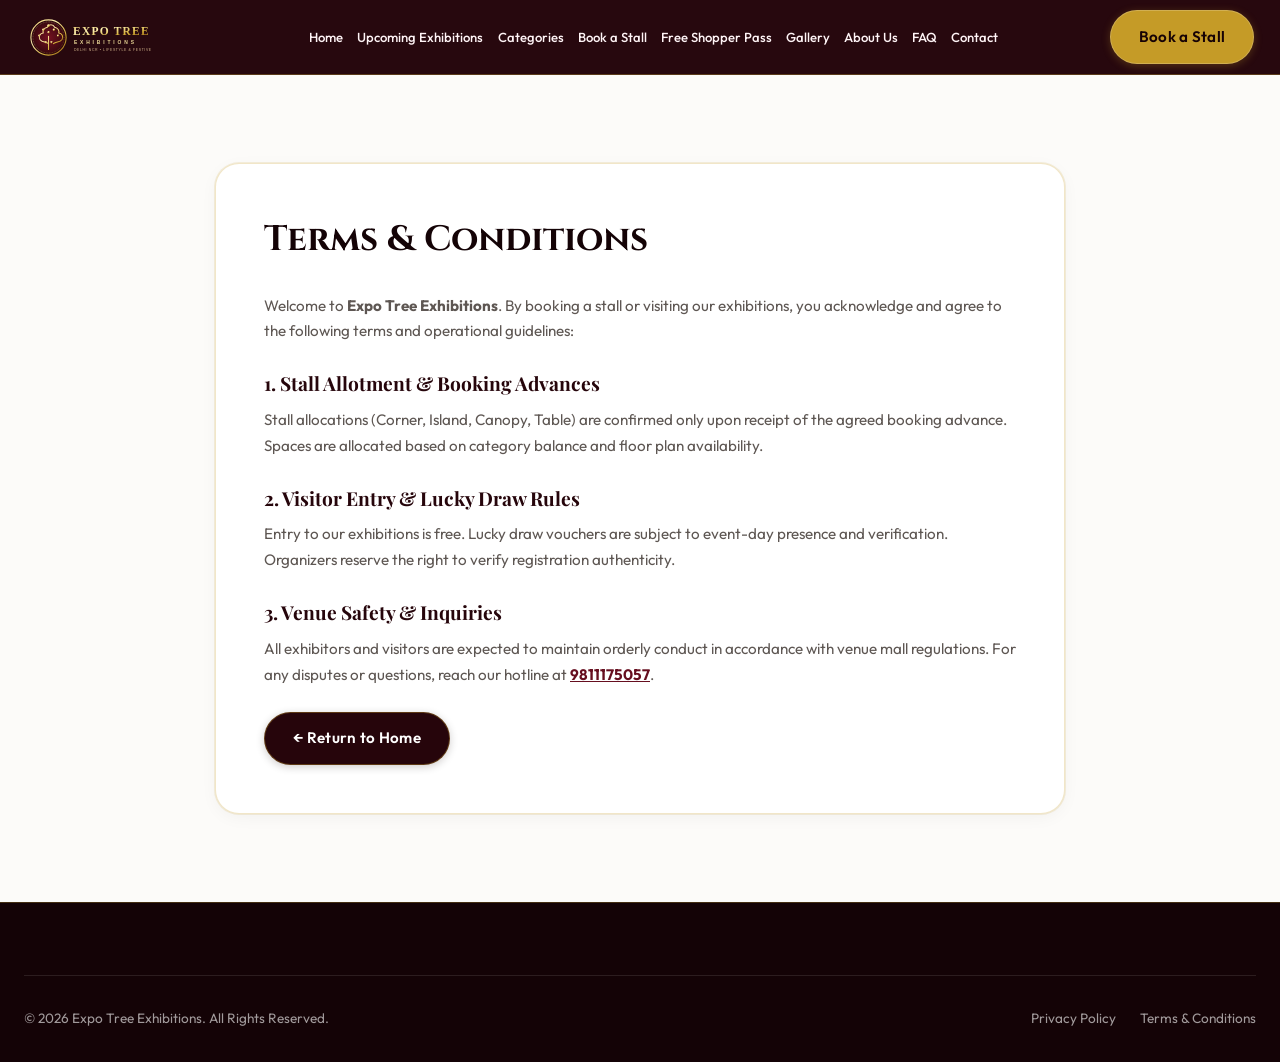
<file: terms.html>
<!DOCTYPE html>
<html lang="en">
<head>
  <meta charset="UTF-8" />
  <meta name="viewport" content="width=device-width, initial-scale=1.0" />
  <title>Terms &amp; Conditions | Expo Tree Exhibitions</title>
  <link rel="icon" type="image/svg+xml" href="images/favicon.svg" />
  
  <link rel="preconnect" href="https://fonts.googleapis.com">
  <link rel="preconnect" href="https://fonts.gstatic.com" crossorigin>
  <link href="https://fonts.googleapis.com/css2?family=Cinzel:wght@500;600;700;800;900&family=Outfit:wght@300;400;500;600;700;800&family=Playfair+Display:ital,wght@0,400;0,600;0,700;0,900;1,400;1,600&display=swap" rel="stylesheet">
  <link rel="stylesheet" href="css/style.css" />
</head>
<body>
  <!-- Header -->
  <header class="main-header">
    <nav class="navbar">
      <a href="index.html" class="brand-logo">
        <img src="images/logo.svg" alt="Expo Tree Logo" />
      </a>

      <ul class="nav-menu">
        <li><a href="index.html" class="nav-link">Home</a></li>
        <li><a href="upcoming-exhibitions.html" class="nav-link">Upcoming Exhibitions</a></li>
        <li><a href="categories.html" class="nav-link">Categories</a></li>
        <li><a href="book-a-stall.html" class="nav-link">Book a Stall</a></li>
        <li><a href="free-shopper-pass.html" class="nav-link">Free Shopper Pass</a></li>
        <li><a href="gallery.html" class="nav-link">Gallery</a></li>
        <li><a href="about-us.html" class="nav-link">About Us</a></li>
        <li><a href="faq.html" class="nav-link">FAQ</a></li>
        <li><a href="contact.html" class="nav-link">Contact</a></li>
      </ul>

      <div class="nav-cta-group">
        <a href="book-a-stall.html" class="btn btn-gold">
          <span>Book a Stall</span>
        </a>
        <button class="mobile-menu-toggle" aria-label="Toggle navigation menu">
          <svg width="24" height="24" viewBox="0 0 24 24" fill="none" stroke="currentColor" stroke-width="2"><line x1="3" y1="12" x2="21" y2="12"/><line x1="3" y1="6" x2="21" y2="6"/><line x1="3" y1="18" x2="21" y2="18"/></svg>
        </button>
      </div>
    </nav>
  </header>

  <!-- Legal Body -->
  <section class="section" style="background: var(--bg-ivory); min-height: 70vh;">
    <div class="container" style="max-width: 850px;">
      <div style="background: #ffffff; border: 1.5px solid var(--border-gold); border-radius: 24px; padding: 3rem; box-shadow: var(--shadow-card);">
        <h1 style="font-family: var(--font-cinzel); font-size: 2.2rem; color: var(--burgundy-950); margin-bottom: 1.5rem;">Terms &amp; Conditions</h1>
        <p style="color: var(--text-muted); font-size: 0.95rem; line-height: 1.7; margin-bottom: 1.5rem;">
          Welcome to <strong>Expo Tree Exhibitions</strong>. By booking a stall or visiting our exhibitions, you acknowledge and agree to the following terms and operational guidelines:
        </p>

        <h3 style="color: var(--burgundy-900); font-size: 1.2rem; margin-top: 1.5rem; margin-bottom: 0.5rem;">1. Stall Allotment &amp; Booking Advances</h3>
        <p style="color: var(--text-muted); font-size: 0.95rem; line-height: 1.7; margin-bottom: 1rem;">
          Stall allocations (Corner, Island, Canopy, Table) are confirmed only upon receipt of the agreed booking advance. Spaces are allocated based on category balance and floor plan availability.
        </p>

        <h3 style="color: var(--burgundy-900); font-size: 1.2rem; margin-top: 1.5rem; margin-bottom: 0.5rem;">2. Visitor Entry &amp; Lucky Draw Rules</h3>
        <p style="color: var(--text-muted); font-size: 0.95rem; line-height: 1.7; margin-bottom: 1rem;">
          Entry to our exhibitions is free. Lucky draw vouchers are subject to event-day presence and verification. Organizers reserve the right to verify registration authenticity.
        </p>

        <h3 style="color: var(--burgundy-900); font-size: 1.2rem; margin-top: 1.5rem; margin-bottom: 0.5rem;">3. Venue Safety &amp; Inquiries</h3>
        <p style="color: var(--text-muted); font-size: 0.95rem; line-height: 1.7; margin-bottom: 1.5rem;">
          All exhibitors and visitors are expected to maintain orderly conduct in accordance with venue mall regulations. For any disputes or questions, reach our hotline at <a href="tel:9811175057" style="color: var(--burgundy-700); font-weight: 700;">9811175057</a>.
        </p>

        <a href="index.html" class="btn btn-burgundy">
          <span>← Return to Home</span>
        </a>
      </div>
    </div>
  </section>

  <!-- Footer -->
  <footer class="main-footer">
    <div class="footer-bottom">
      <div>© 2026 Expo Tree Exhibitions. All Rights Reserved.</div>
      <div class="footer-bottom-links">
        <a href="privacy-policy.html">Privacy Policy</a>
        <a href="terms.html">Terms &amp; Conditions</a>
      </div>
    </div>
  </footer>
  <script src="js/main.js"></script>
</body>
</html>
</file>
<file: css/style.css>
/* ==========================================================================
   EXPO TREE EXHIBITIONS — OFFICIAL STYLESHEET
   Festive-Premium Luxury Theme (Burgundy, Emerald & Liquid Gold)
   ========================================================================== */

@import url('https://fonts.googleapis.com/css2?family=Cinzel:wght@500;600;700;800;900&family=Outfit:wght@300;400;500;600;700;800&family=Playfair+Display:ital,wght@0,400;0,600;0,700;0,900;1,400;1,600&display=swap');

:root {
  /* Royal Burgundy Palette - Refined & Prestigious */
  --burgundy-950: #140306;
  --burgundy-900: #26050b;
  --burgundy-850: #360710;
  --burgundy-800: #4a0916;
  --burgundy-700: #660e1f;
  --burgundy-600: #851329;
  --burgundy-500: #a71a34;
  --burgundy-light: #fdf2f4;

  /* Imperial Emerald Palette - Sophisticated & Clean */
  --emerald-950: #02110c;
  --emerald-900: #062118;
  --emerald-800: #0a3325;
  --emerald-700: #104734;
  --emerald-600: #1a6147;
  --emerald-500: #237b5b;
  --emerald-light: #f0fdf6;

  /* Brushed Champagne Gold Palette - Matte Luxury */
  --gold-100: #fdfaf0;
  --gold-200: #f9f1d8;
  --gold-300: #f2e2b3;
  --gold-400: #e2c87b;
  --gold-500: #c59b27;
  --gold-600: #a8811b;
  --gold-700: #886512;
  --gold-800: #664a0b;

  /* Neutral Backgrounds & Surfaces */
  --bg-ivory: #fcfbf9;
  --bg-cream: #f6f3ee;
  --bg-card: #ffffff;
  --text-dark: #1e1b18;
  --text-muted: #5e5753;
  --border-gold: rgba(197, 155, 39, 0.25);
  --border-subtle: #e8e4df;

  /* Fonts */
  --font-serif: 'Playfair Display', Georgia, serif;
  --font-cinzel: 'Cinzel', 'Playfair Display', Georgia, serif;
  --font-sans: 'Outfit', -apple-system, BlinkMacSystemFont, 'Segoe UI', Roboto, sans-serif;

  /* Shadows - Diffused Luxury */
  --shadow-gold: 0 4px 18px rgba(197, 155, 39, 0.16);
  --shadow-card: 0 4px 18px -2px rgba(20, 3, 6, 0.05), 0 0 0 1px rgba(197, 155, 39, 0.14);
  --shadow-card-hover: 0 12px 28px -4px rgba(20, 3, 6, 0.1), 0 0 0 1px rgba(197, 155, 39, 0.35);
}

/* Base & Reset */
*, *::before, *::after {
  box-sizing: border-box;
  margin: 0;
  padding: 0;
}

html {
  scroll-behavior: smooth;
  font-size: 16px;
  -webkit-tap-highlight-color: transparent;
  overflow-x: hidden;
  max-width: 100vw;
  width: 100%;
}

body {
  font-family: var(--font-sans);
  background-color: var(--bg-ivory);
  color: var(--text-dark);
  line-height: 1.6;
  overflow-x: hidden;
  max-width: 100vw;
  width: 100%;
  position: relative;
}

/* Custom Gold Scrollbar */
::-webkit-scrollbar {
  width: 10px;
}
::-webkit-scrollbar-track {
  background: var(--burgundy-950);
}
::-webkit-scrollbar-thumb {
  background: linear-gradient(180deg, var(--gold-400), var(--gold-600));
  border-radius: 5px;
  border: 2px solid var(--burgundy-950);
}
::-webkit-scrollbar-thumb:hover {
  background: var(--gold-300);
}

/* Typography Helper Classes */
h1, h2, h3, h4, .font-serif {
  font-family: var(--font-serif);
}
.font-cinzel {
  font-family: var(--font-cinzel);
}

/* Gold Shimmer Text Effect */
.gold-shimmer-text {
  background: linear-gradient(90deg, #ddb542 0%, #faedd0 30%, #c59b27 60%, #b0881e 85%, #ddb542 100%);
  background-size: 200% auto;
  color: transparent;
  -webkit-background-clip: text;
  background-clip: text;
  animation: goldShimmer 5s linear infinite;
  display: inline-block;
}

@keyframes goldShimmer {
  to {
    background-position: 200% center;
  }
}

/* Golden Border & Glow Accents */
.gold-border {
  border: 1px solid var(--border-gold);
}
.gold-border-glow {
  border: 1px solid rgba(212, 175, 55, 0.4);
  box-shadow: 0 0 20px rgba(212, 175, 55, 0.2);
}

/* Decorative Divider with Floral Motif */
.festive-divider {
  display: flex;
  align-items: center;
  justify-content: center;
  margin: 1.5rem auto;
  width: 100%;
  max-width: 320px;
}
.festive-divider::before,
.festive-divider::after {
  content: "";
  flex: 1;
  height: 1px;
  background: linear-gradient(90deg, transparent, var(--gold-500), transparent);
}
.festive-divider-icon {
  margin: 0 14px;
  color: var(--gold-500);
  font-size: 1.2rem;
  display: flex;
  align-items: center;
}

/* Buttons & CTAs */
.btn {
  display: inline-flex;
  align-items: center;
  justify-content: center;
  gap: 0.5rem;
  padding: 0.85rem 1.75rem;
  font-family: var(--font-sans);
  font-size: 0.95rem;
  font-weight: 600;
  text-decoration: none;
  border-radius: 9999px;
  cursor: pointer;
  transition: all 0.3s cubic-bezier(0.2, 0.8, 0.2, 1);
  border: none;
  position: relative;
  overflow: hidden;
  letter-spacing: 0.02em;
  white-space: nowrap;
}

.btn-gold {
  background: var(--gold-500);
  color: #160205;
  border: 1px solid rgba(255, 255, 255, 0.2);
  box-shadow: 0 2px 8px rgba(197, 155, 39, 0.28);
}
.btn-gold:hover {
  transform: translateY(-2px);
  box-shadow: 0 4px 16px rgba(197, 155, 39, 0.42);
  background: var(--gold-400);
  color: #160205;
}

.btn-burgundy {
  background: var(--burgundy-900);
  color: #ffffff;
  border: 1px solid rgba(197, 155, 39, 0.35);
  box-shadow: 0 2px 8px rgba(20, 3, 6, 0.2);
}
.btn-burgundy:hover {
  transform: translateY(-2px);
  background: var(--burgundy-800);
  border-color: var(--gold-400);
  color: #ffffff;
  box-shadow: 0 4px 14px rgba(20, 3, 6, 0.3);
}

.btn-emerald {
  background: var(--emerald-850);
  color: #ffffff;
  border: 1px solid rgba(197, 155, 39, 0.3);
  box-shadow: 0 2px 8px rgba(3, 19, 14, 0.2);
}
.btn-emerald:hover {
  transform: translateY(-2px);
  background: var(--emerald-700);
  border-color: var(--gold-400);
  color: #ffffff;
  box-shadow: 0 4px 14px rgba(3, 19, 14, 0.3);
}

.btn-outline-gold {
  background: transparent;
  color: var(--gold-500);
  border: 1.5px solid var(--gold-500);
}
.btn-outline-gold:hover {
  background: var(--gold-500);
  color: #160205;
  border-color: var(--gold-500);
  transform: translateY(-2px);
  box-shadow: 0 4px 12px rgba(197, 155, 39, 0.25);
}

.btn-whatsapp {
  background: #15803d;
  color: #ffffff;
  border: 1px solid rgba(255, 255, 255, 0.15);
  box-shadow: 0 2px 8px rgba(21, 128, 61, 0.3);
}
.btn-whatsapp:hover {
  background: #166534;
  color: #ffffff;
  transform: translateY(-2px);
  box-shadow: 0 4px 14px rgba(21, 128, 61, 0.4);
}

/* Shimmer Ripple overlay */
.btn::after {
  content: '';
  position: absolute;
  top: -50%;
  left: -50%;
  width: 200%;
  height: 200%;
  background: linear-gradient(
    60deg,
    transparent 20%,
    rgba(255, 255, 255, 0.25) 50%,
    transparent 80%
  );
  transform: rotate(30deg) translateX(-100%);
  transition: transform 0.75s ease;
}
.btn:hover::after {
  transform: rotate(30deg) translateX(100%);
}

/* ==========================================================================
   TOP BAR & NAVIGATION
   ========================================================================== */
.top-announcement-bar {
  background: linear-gradient(90deg, var(--burgundy-950), var(--burgundy-900) 50%, var(--burgundy-950));
  border-bottom: 1px solid rgba(212, 175, 55, 0.3);
  color: var(--gold-200);
  font-size: 0.82rem;
  padding: 0.45rem 1.25rem;
  overflow: hidden;
}
.top-announcement-inner {
  max-width: 1480px;
  width: 100%;
  margin: 0 auto;
  display: flex;
  align-items: center;
  justify-content: space-between;
  flex-wrap: nowrap;
  gap: 1rem;
}
.top-highlights {
  display: flex;
  align-items: center;
  gap: 1.25rem;
  white-space: nowrap;
  min-width: 0;
  overflow: hidden;
  text-overflow: ellipsis;
}
.top-highlight-item {
  display: flex;
  align-items: center;
  gap: 0.35rem;
  white-space: nowrap;
  flex-shrink: 0;
}
.top-highlight-item svg {
  color: var(--gold-400);
}
.top-actions {
  display: flex;
  align-items: center;
  gap: 1rem;
  white-space: nowrap;
  flex-shrink: 0;
}
.top-phone-link {
  color: var(--gold-300);
  text-decoration: none;
  font-weight: 600;
  display: flex;
  align-items: center;
  gap: 0.35rem;
  transition: color 0.2s;
}
.top-phone-link:hover {
  color: #ffffff;
}

/* Audience Mode Selector in Header */
.audience-mode-toggle {
  display: inline-flex;
  background: rgba(0, 0, 0, 0.4);
  border: 1px solid rgba(212, 175, 55, 0.4);
  border-radius: 9999px;
  padding: 3px;
}
.mode-btn {
  border: none;
  background: transparent;
  color: rgba(255, 255, 255, 0.75);
  font-family: var(--font-sans);
  font-size: 0.75rem;
  font-weight: 600;
  padding: 4px 12px;
  border-radius: 9999px;
  cursor: pointer;
  transition: all 0.25s ease;
}
.mode-btn.active {
  background: var(--gold-500);
  color: var(--burgundy-950);
  box-shadow: 0 2px 8px rgba(212, 175, 55, 0.4);
}

/* Main Navigation Bar */
.main-header {
  position: sticky;
  top: 0;
  z-index: 1000;
  background: rgba(35, 4, 10, 0.98);
  border-bottom: 1px solid rgba(212, 175, 55, 0.3);
  transition: all 0.3s ease;
}
.header-scrolled {
  background: rgba(22, 2, 6, 0.99);
  box-shadow: 0 8px 25px rgba(0, 0, 0, 0.6);
}
.navbar {
  max-width: 1480px;
  width: 100%;
  margin: 0 auto;
  padding: 0.65rem clamp(1rem, 2vw, 2.5rem);
  display: flex;
  align-items: center;
  justify-content: space-between;
  gap: clamp(0.75rem, 1.5vw, 1.75rem);
}
.brand-logo {
  display: flex;
  align-items: center;
  text-decoration: none;
  flex-shrink: 0;
}
.brand-logo img {
  height: clamp(38px, 3.2vw, 48px);
  width: auto;
  transition: transform 0.3s ease;
}
.brand-logo:hover img {
  transform: scale(1.02);
}

.nav-menu {
  display: flex;
  align-items: center;
  gap: clamp(0.5rem, 1.1vw, 1.4rem);
  list-style: none;
  margin: 0;
  padding: 0;
  flex-wrap: nowrap;
}
.nav-menu li {
  white-space: nowrap !important;
  flex-shrink: 0;
}
.nav-link {
  color: #fff4f6;
  text-decoration: none;
  font-size: clamp(0.82rem, 0.88vw, 0.94rem);
  font-weight: 500;
  position: relative;
  padding: 0.4rem 0;
  transition: color 0.2s ease;
  white-space: nowrap !important;
  display: inline-flex;
  align-items: center;
  gap: 0.35rem;
}
.nav-link::after {
  content: "";
  position: absolute;
  bottom: 0;
  left: 0;
  width: 0%;
  height: 2px;
  background: linear-gradient(90deg, var(--gold-400), var(--gold-600));
  transition: width 0.3s ease;
  border-radius: 2px;
}
.nav-link:hover, .nav-link.active {
  color: var(--gold-300);
}
.nav-link:hover::after, .nav-link.active::after {
  width: 100%;
}

.nav-cta-group {
  display: flex;
  align-items: center;
  gap: 0.75rem;
  flex-shrink: 0;
  white-space: nowrap !important;
}

.nav-desktop-cta {
  white-space: nowrap !important;
  display: inline-flex;
  align-items: center;
  gap: 0.4rem;
  padding: 0.55rem clamp(0.85rem, 1.1vw, 1.4rem);
  font-size: clamp(0.82rem, 0.88vw, 0.92rem);
  font-weight: 700;
}

.mobile-menu-toggle {
  display: none;
  background: transparent;
  border: 1px solid rgba(212, 175, 55, 0.4);
  color: var(--gold-400);
  border-radius: 8px;
  padding: 0.5rem;
  cursor: pointer;
}

/* ==========================================================================
   HERO SECTION
   ========================================================================== */
.hero-section {
  position: relative;
  min-height: 90vh;
  display: flex;
  flex-direction: column;
  justify-content: center;
  align-items: center;
  text-align: center;
  background: radial-gradient(circle at 50% 30%, #30060d 0%, #1e0307 55%, #100204 100%);
  color: #ffffff;
  padding: 4rem 1.5rem 3rem;
  overflow: hidden;
}

.page-hero-section {
  position: relative;
  background: radial-gradient(circle at 50% 30%, #30060d 0%, #1e0307 60%, #100204 100%);
  color: #ffffff;
  padding: 4.5rem 1.5rem 3.5rem;
  text-align: center;
  overflow: hidden;
}

/* Hero Atmospheric Photo Overlay */
.hero-bg-photo {
  position: absolute;
  top: 0;
  left: 0;
  width: 100%;
  height: 100%;
  background-image: url('https://images.unsplash.com/photo-1511556532299-8f662fc26c06?auto=format&fit=crop&w=1920&q=80');
  background-size: cover;
  background-position: center;
  opacity: 0.22;
  mix-blend-mode: luminosity;
  pointer-events: none;
  z-index: 1;
}

/* Floating Hanging Lanterns */
.hero-lantern-container {
  position: absolute;
  top: 0;
  left: 0;
  width: 100%;
  height: 100%;
  pointer-events: none;
  z-index: 2;
}
.hanging-lantern {
  position: absolute;
  top: -10px;
  transform-origin: top center;
  animation: lanternSway 4.5s ease-in-out infinite alternate;
  filter: drop-shadow(0 10px 20px rgba(243, 156, 18, 0.35));
}
.hanging-lantern.lantern-left-1 {
  left: 4%;
  width: 65px;
  animation-duration: 4.8s;
}
.hanging-lantern.lantern-left-2 {
  left: 12%;
  width: 48px;
  animation-duration: 3.9s;
  animation-delay: -1.2s;
  opacity: 0.85;
}
.hanging-lantern.lantern-right-1 {
  right: 4%;
  width: 65px;
  animation-duration: 5.2s;
  animation-delay: -0.8s;
}
.hanging-lantern.lantern-right-2 {
  right: 12%;
  width: 48px;
  animation-duration: 4.1s;
  animation-delay: -2s;
  opacity: 0.85;
}

@keyframes lanternSway {
  0% { transform: rotate(-4.5deg); }
  100% { transform: rotate(4.5deg); }
}

/* Mandala Background Watermark */
.hero-mandala-bg {
  position: absolute;
  top: 50%;
  left: 50%;
  transform: translate(-50%, -50%);
  width: 750px;
  height: 750px;
  background-image: url('../images/mandala.svg');
  background-size: contain;
  background-repeat: no-repeat;
  opacity: 0.08;
  pointer-events: none;
  animation: slowSpin 120s linear infinite;
}

@keyframes slowSpin {
  from { transform: translate(-50%, -50%) rotate(0deg); }
  to { transform: translate(-50%, -50%) rotate(360deg); }
}

.hero-content {
  position: relative;
  z-index: 10;
  max-width: 960px;
  margin: 0 auto;
}

.hero-top-badge {
  display: inline-flex;
  align-items: center;
  gap: 0.6rem;
  background: rgba(212, 175, 55, 0.12);
  border: 1px solid rgba(212, 175, 55, 0.4);
  color: var(--gold-300);
  font-size: 0.88rem;
  font-weight: 600;
  padding: 0.5rem 1.25rem;
  border-radius: 9999px;
  margin-bottom: 1.75rem;
  backdrop-filter: blur(8px);
  box-shadow: 0 4px 20px rgba(0, 0, 0, 0.3);
}
.live-pulse-dot {
  width: 8px;
  height: 8px;
  background-color: #25D366;
  border-radius: 50%;
  box-shadow: 0 0 0 0 rgba(37, 211, 102, 0.7);
  animation: pulseGreen 1.8s infinite;
}
@keyframes pulseGreen {
  0% { transform: scale(0.95); box-shadow: 0 0 0 0 rgba(37, 211, 102, 0.7); }
  70% { transform: scale(1); box-shadow: 0 0 0 8px rgba(37, 211, 102, 0); }
  100% { transform: scale(0.95); box-shadow: 0 0 0 0 rgba(37, 211, 102, 0); }
}

.hero-title {
  font-size: clamp(2.3rem, 5.2vw, 4.2rem);
  font-weight: 800;
  line-height: 1.15;
  margin-bottom: 1.25rem;
  letter-spacing: -0.02em;
}
.hero-subtitle {
  font-size: clamp(1.1rem, 2.2vw, 1.4rem);
  font-family: var(--font-serif);
  font-style: italic;
  color: var(--gold-200);
  margin-bottom: 1.25rem;
  font-weight: 400;
}
.hero-description {
  font-size: 1.08rem;
  color: rgba(255, 255, 255, 0.88);
  max-width: 780px;
  margin: 0 auto 2.25rem;
  line-height: 1.7;
}

.hero-cta-wrapper {
  display: flex;
  align-items: center;
  justify-content: center;
  flex-wrap: wrap;
  gap: 1.25rem;
  margin-bottom: 2.75rem;
}

/* Hero Shopper Attraction Ribbon */
.hero-shopper-perks-bar {
  display: grid;
  grid-template-columns: repeat(auto-fit, minmax(180px, 1fr));
  gap: 1rem;
  width: 100%;
  max-width: 900px;
  margin: 0 auto;
  padding: 1.25rem 1.5rem;
  background: rgba(20, 3, 6, 0.65);
  backdrop-filter: blur(12px);
  border: 1px solid rgba(212, 175, 55, 0.3);
  border-radius: 16px;
}
.hero-perk-item {
  display: flex;
  align-items: center;
  gap: 0.75rem;
  text-align: left;
}
.hero-perk-icon {
  width: 36px;
  height: 36px;
  min-width: 36px;
  background: rgba(212, 175, 55, 0.15);
  border: 1px solid rgba(212, 175, 55, 0.4);
  border-radius: 50%;
  display: flex;
  align-items: center;
  justify-content: center;
  color: var(--gold-300);
}
.hero-perk-text h4 {
  font-size: 0.88rem;
  font-weight: 700;
  color: var(--gold-200);
  font-family: var(--font-sans);
}
.hero-perk-text p {
  font-size: 0.76rem;
  color: rgba(255, 255, 255, 0.7);
  margin: 0;
}

/* ==========================================================================
   HERO LUXURY VISUAL SHOWCASE GRID
   ========================================================================== */
.hero-showcase-wrapper {
  margin-top: 3rem;
  width: 100%;
  max-width: 1140px;
  position: relative;
  z-index: 5;
}
.hero-showcase-title-bar {
  display: flex;
  align-items: center;
  justify-content: center;
  gap: 1.25rem;
  margin-bottom: 1.25rem;
  font-size: 0.84rem;
  text-transform: uppercase;
  letter-spacing: 0.14em;
  color: var(--gold-300);
  font-weight: 700;
}
.hero-showcase-title-bar::before,
.hero-showcase-title-bar::after {
  content: "";
  height: 1px;
  width: 50px;
  background: linear-gradient(90deg, transparent, var(--gold-500));
}
.hero-showcase-title-bar::after {
  background: linear-gradient(90deg, var(--gold-500), transparent);
}
.hero-showcase-grid {
  display: grid;
  grid-template-columns: repeat(4, 1fr);
  gap: 1.25rem;
}
.hero-showcase-card {
  position: relative;
  height: 230px;
  border-radius: 18px;
  overflow: hidden;
  border: 1.5px solid rgba(212, 175, 55, 0.35);
  box-shadow: 0 12px 30px rgba(0, 0, 0, 0.55);
  transition: all 0.35s cubic-bezier(0.2, 0.8, 0.2, 1);
  text-decoration: none;
  display: block;
}
.hero-showcase-card:hover {
  transform: translateY(-6px);
  border-color: var(--gold-400);
  box-shadow: 0 18px 40px rgba(212, 175, 55, 0.3), 0 0 25px rgba(212, 175, 55, 0.2);
}
.hero-showcase-img {
  width: 100%;
  height: 100%;
  object-fit: cover;
  transition: transform 0.65s cubic-bezier(0.2, 0.8, 0.2, 1);
}
.hero-showcase-card:hover .hero-showcase-img {
  transform: scale(1.08);
}
.hero-showcase-overlay {
  position: absolute;
  inset: 0;
  background: linear-gradient(180deg, rgba(0, 0, 0, 0.1) 0%, rgba(20, 2, 5, 0.45) 40%, rgba(10, 1, 3, 0.95) 100%);
  display: flex;
  flex-direction: column;
  justify-content: flex-end;
  padding: 1.1rem;
  text-align: left;
}
.hero-showcase-badge {
  display: inline-block;
  align-self: flex-start;
  background: rgba(212, 175, 55, 0.22);
  border: 1px solid var(--gold-500);
  color: var(--gold-200);
  font-size: 0.72rem;
  font-weight: 700;
  padding: 3px 9px;
  border-radius: 6px;
  margin-bottom: 0.45rem;
  backdrop-filter: blur(4px);
  letter-spacing: 0.02em;
}
.hero-showcase-heading {
  font-size: 1rem;
  font-weight: 700;
  color: #ffffff;
  margin-bottom: 0.25rem;
  line-height: 1.25;
}
.hero-showcase-desc {
  font-size: 0.76rem;
  color: rgba(255, 255, 255, 0.82);
  line-height: 1.35;
}

/* Category Card Professional Image Thumbnail */
.category-card-thumb-wrap {
  position: relative;
  width: 100%;
  height: 160px;
  border-radius: 14px;
  overflow: hidden;
  margin-bottom: 1.25rem;
  border: 1px solid rgba(212, 175, 55, 0.3);
  box-shadow: 0 4px 15px rgba(0, 0, 0, 0.08);
}
.category-card-thumb {
  width: 100%;
  height: 100%;
  object-fit: cover;
  transition: transform 0.5s cubic-bezier(0.2, 0.8, 0.2, 1);
}
.category-card:hover .category-card-thumb {
  transform: scale(1.08);
}
.category-card-thumb-overlay {
  position: absolute;
  inset: 0;
  background: linear-gradient(180deg, transparent 40%, rgba(28, 3, 7, 0.7) 100%);
}
.category-card-icon-floating {
  position: absolute;
  top: 10px;
  right: 10px;
  width: 38px;
  height: 38px;
  background: rgba(30, 4, 8, 0.85);
  border: 1px solid var(--gold-500);
  border-radius: 50%;
  display: flex;
  align-items: center;
  justify-content: center;
  color: var(--gold-300);
  backdrop-filter: blur(4px);
  box-shadow: 0 4px 10px rgba(0, 0, 0, 0.3);
}

.category-badge-pill {
  font-size: 0.78rem;
  background: var(--gold-50);
  color: var(--burgundy-900);
  border: 1px solid var(--border-gold);
  padding: 4px 10px;
  border-radius: 6px;
  margin-bottom: 1.2rem;
  font-weight: 600;
  display: inline-block;
  letter-spacing: 0.01em;
}

/* Rotating Upcoming Exhibitions Ticker Strip */
.upcoming-ticker-strip {
  background: linear-gradient(90deg, #1c0307, #3d0810, #1c0307);
  border-top: 1px solid rgba(212, 175, 55, 0.3);
  border-bottom: 1px solid rgba(212, 175, 55, 0.3);
  padding: 0.85rem 0;
  overflow: hidden;
  position: relative;
  display: flex;
}
.ticker-badge-fixed {
  position: absolute;
  left: 0;
  top: 0;
  bottom: 0;
  z-index: 5;
  background: linear-gradient(90deg, var(--gold-500), var(--gold-600));
  color: var(--burgundy-950);
  display: flex;
  align-items: center;
  gap: 0.5rem;
  padding: 0 1.5rem;
  font-weight: 700;
  font-size: 0.85rem;
  letter-spacing: 0.05em;
  text-transform: uppercase;
  box-shadow: 4px 0 15px rgba(0, 0, 0, 0.4);
}
.ticker-track {
  display: flex;
  white-space: nowrap;
  animation: marqueeScroll 35s linear infinite;
  padding-left: 240px;
}
.ticker-track:hover {
  animation-play-state: paused;
}
.ticker-item {
  display: inline-flex;
  align-items: center;
  gap: 0.85rem;
  margin-right: 3rem;
  color: #ffffff;
  font-size: 0.95rem;
}
.ticker-item-date {
  background: rgba(212, 175, 55, 0.2);
  border: 1px solid rgba(212, 175, 55, 0.4);
  color: var(--gold-300);
  padding: 3px 10px;
  border-radius: 9999px;
  font-weight: 600;
  font-size: 0.8rem;
}
.ticker-item-venue {
  font-weight: 500;
}
.ticker-item-city {
  color: var(--gold-400);
  font-weight: 600;
}

@keyframes marqueeScroll {
  0% { transform: translateX(0%); }
  100% { transform: translateX(-50%); }
}

/* ==========================================================================
   STATS COUNTER STRIP
   ========================================================================== */
.stats-section {
  background: linear-gradient(135deg, #0b2a1f 0%, #164e3a 50%, #08261c 100%);
  color: #ffffff;
  padding: 3rem 1.5rem;
  border-bottom: 1px solid rgba(212, 175, 55, 0.3);
  position: relative;
}
.stats-grid {
  max-width: 1200px;
  margin: 0 auto;
  display: grid;
  grid-template-columns: repeat(auto-fit, minmax(200px, 1fr));
  gap: 2rem;
  text-align: center;
}
.stat-card {
  padding: 1.5rem 1rem;
  position: relative;
}
.stat-card:not(:last-child)::after {
  content: "";
  position: absolute;
  right: 0;
  top: 20%;
  height: 60%;
  width: 1px;
  background: linear-gradient(180deg, transparent, rgba(212, 175, 55, 0.4), transparent);
}
.stat-number {
  font-family: var(--font-cinzel);
  font-size: clamp(2.4rem, 4vw, 3.2rem);
  font-weight: 800;
  color: var(--gold-300);
  line-height: 1.1;
  margin-bottom: 0.35rem;
}
.stat-label {
  font-size: 0.95rem;
  color: rgba(255, 255, 255, 0.9);
  font-weight: 500;
  letter-spacing: 0.03em;
}
.stat-subtext {
  font-size: 0.8rem;
  color: var(--gold-200);
  opacity: 0.8;
  margin-top: 0.2rem;
}

/* ==========================================================================
   SECTION COMMON STYLES
   ========================================================================== */
.section {
  padding: 5.5rem 1.5rem;
  position: relative;
  width: 100%;
  max-width: 100vw;
  box-sizing: border-box;
}
.container {
  max-width: 1280px;
  width: 100%;
  margin: 0 auto;
  box-sizing: border-box;
}
.section-header {
  text-align: center;
  max-width: 800px;
  margin: 0 auto 3.5rem;
}
.section-badge {
  display: inline-flex;
  align-items: center;
  gap: 0.5rem;
  font-size: 0.82rem;
  font-weight: 700;
  letter-spacing: 0.12em;
  text-transform: uppercase;
  padding: 0.4rem 1.1rem;
  border-radius: 9999px;
  margin-bottom: 0.85rem;
}
.badge-burgundy {
  background: var(--burgundy-light);
  color: var(--burgundy-700);
  border: 1px solid rgba(116, 18, 33, 0.2);
}
.badge-gold {
  background: rgba(212, 175, 55, 0.15);
  color: var(--gold-700);
  border: 1px solid rgba(212, 175, 55, 0.35);
}
.badge-emerald {
  background: var(--emerald-light);
  color: var(--emerald-700);
  border: 1px solid rgba(23, 84, 62, 0.25);
}

.section-title {
  font-size: clamp(2rem, 3.8vw, 3rem);
  font-weight: 800;
  line-height: 1.2;
  margin-bottom: 1rem;
}
.title-burgundy {
  color: var(--burgundy-950);
}
.title-white {
  color: #ffffff;
}
.section-subtitle {
  font-size: 1.1rem;
  color: var(--text-muted);
  line-height: 1.6;
}
.subtitle-white {
  color: rgba(255, 255, 255, 0.82);
}

/* ==========================================================================
   FEATURED HIGH-CONVERSION SECTION:
   SHOPPER ATTRACTION & FREE VIP PASS GENERATOR ("Customer Jada Aai")
   ========================================================================== */
.shopper-attraction-section {
  background: radial-gradient(circle at 50% 50%, #164e3a 0%, #08261c 65%, #04140f 100%);
  color: #ffffff;
  border-top: 1px solid rgba(212, 175, 55, 0.35);
  border-bottom: 1px solid rgba(212, 175, 55, 0.35);
  position: relative;
  overflow: hidden;
}
.shopper-attraction-section::before {
  content: "";
  position: absolute;
  top: 0;
  right: 0;
  width: 400px;
  height: 400px;
  background: radial-gradient(circle, rgba(212, 175, 55, 0.12) 0%, transparent 70%);
  pointer-events: none;
}
.shopper-grid {
  display: grid;
  grid-template-columns: 1.1fr 1fr;
  gap: 3.5rem;
  align-items: center;
}

.shopper-info h3 {
  font-size: clamp(1.8rem, 2.8vw, 2.5rem);
  color: var(--gold-200);
  margin-bottom: 1rem;
}
.shopper-info p {
  color: rgba(255, 255, 255, 0.85);
  font-size: 1.05rem;
  margin-bottom: 2rem;
  line-height: 1.7;
}

.shopper-perks-list {
  display: grid;
  grid-template-columns: 1fr 1fr;
  gap: 1.25rem;
  margin-bottom: 2.5rem;
}
.perk-card {
  background: rgba(255, 255, 255, 0.05);
  border: 1px solid rgba(212, 175, 55, 0.25);
  border-radius: 14px;
  padding: 1.1rem;
  display: flex;
  align-items: flex-start;
  gap: 0.85rem;
  transition: all 0.3s ease;
}
.perk-card:hover {
  background: rgba(212, 175, 55, 0.12);
  border-color: var(--gold-400);
  transform: translateY(-3px);
}
.perk-card-icon {
  font-size: 1.5rem;
  line-height: 1;
}
.perk-card-title {
  font-size: 0.95rem;
  font-weight: 700;
  color: var(--gold-300);
  margin-bottom: 0.2rem;
}
.perk-card-desc {
  font-size: 0.82rem;
  color: rgba(255, 255, 255, 0.72);
  line-height: 1.4;
}

/* VIP Pass Generator Box */
.pass-generator-card {
  background: linear-gradient(135deg, rgba(66, 8, 18, 0.9) 0%, rgba(35, 5, 9, 0.95) 100%);
  border: 2px solid var(--gold-500);
  border-radius: 24px;
  padding: 2.5rem 2rem;
  box-shadow: 0 15px 40px rgba(0, 0, 0, 0.6), 0 0 25px rgba(212, 175, 55, 0.25);
  position: relative;
}
.pass-header-stamp {
  display: flex;
  align-items: center;
  justify-content: space-between;
  border-bottom: 1px dashed rgba(212, 175, 55, 0.4);
  padding-bottom: 1.25rem;
  margin-bottom: 1.5rem;
}
.stamp-title {
  font-family: var(--font-cinzel);
  font-size: 1.2rem;
  font-weight: 800;
  color: var(--gold-300);
  letter-spacing: 0.05em;
}
.stamp-tag {
  background: var(--gold-500);
  color: var(--burgundy-950);
  font-size: 0.72rem;
  font-weight: 800;
  padding: 3px 10px;
  border-radius: 9999px;
  text-transform: uppercase;
}
.pass-generator-card .form-group {
  margin-bottom: 1.2rem;
}
.pass-generator-card label {
  display: block;
  font-size: 0.85rem;
  font-weight: 600;
  color: var(--gold-200);
  margin-bottom: 0.4rem;
}
.pass-generator-card input,
.pass-generator-card select {
  width: 100%;
  padding: 0.85rem 1rem;
  background: rgba(0, 0, 0, 0.4);
  border: 1px solid rgba(212, 175, 55, 0.35);
  border-radius: 10px;
  color: #ffffff;
  font-family: var(--font-sans);
  font-size: 0.95rem;
  transition: all 0.25s;
}
.pass-generator-card input:focus,
.pass-generator-card select:focus {
  outline: none;
  border-color: var(--gold-400);
  background: rgba(0, 0, 0, 0.6);
  box-shadow: 0 0 12px rgba(212, 175, 55, 0.4);
}
.pass-disclaimer {
  font-size: 0.78rem;
  color: rgba(255, 255, 255, 0.65);
  margin-top: 0.75rem;
  text-align: center;
}

/* Generated VIP Pass Digital Card */
.digital-vip-pass {
  display: none;
  background: linear-gradient(135deg, #220509 0%, #30070e 50%, #150204 100%);
  border: 1.5px solid var(--border-gold);
  border-radius: 20px;
  padding: 2rem;
  text-align: center;
  position: relative;
  overflow: hidden;
  box-shadow: 0 12px 35px rgba(0, 0, 0, 0.5), 0 0 15px rgba(197, 155, 39, 0.2);
}
.pass-watermark {
  position: absolute;
  top: 50%;
  left: 50%;
  transform: translate(-50%, -50%);
  width: 280px;
  opacity: 0.08;
  pointer-events: none;
}
.pass-qr-box {
  width: 130px;
  height: 130px;
  margin: 1rem auto;
  background: #ffffff;
  padding: 8px;
  border-radius: 12px;
  border: 2px solid var(--gold-500);
  display: flex;
  align-items: center;
  justify-content: center;
}
.pass-qr-box img {
  width: 100%;
  height: 100%;
  object-fit: contain;
}
.pass-holder-name {
  font-family: var(--font-serif);
  font-size: 1.4rem;
  font-weight: 700;
  color: var(--gold-300);
}
.pass-id-badge {
  font-family: monospace;
  font-size: 0.85rem;
  color: #ffffff;
  background: rgba(0, 0, 0, 0.4);
  padding: 3px 12px;
  border-radius: 9999px;
  display: inline-block;
  margin: 0.4rem 0 1rem;
  border: 1px solid rgba(212, 175, 55, 0.3);
}

/* ==========================================================================
   UPCOMING EXHIBITIONS CALENDAR & GRID
   ========================================================================== */
.upcoming-section {
  background-color: var(--bg-ivory);
}
.filter-tabs-wrapper {
  display: flex;
  align-items: center;
  justify-content: center;
  flex-wrap: wrap;
  gap: 0.6rem;
  margin-bottom: 3rem;
}
.filter-btn {
  background: #ffffff;
  border: 1px solid rgba(116, 18, 33, 0.15);
  color: var(--text-muted);
  font-family: var(--font-sans);
  font-size: 0.92rem;
  font-weight: 600;
  padding: 0.6rem 1.4rem;
  border-radius: 9999px;
  cursor: pointer;
  transition: all 0.25s ease;
  box-shadow: 0 2px 6px rgba(0, 0, 0, 0.04);
}
.filter-btn:hover {
  border-color: var(--burgundy-700);
  color: var(--burgundy-700);
  transform: translateY(-1px);
}
.filter-btn.active {
  background: var(--burgundy-800);
  color: var(--gold-200);
  border-color: var(--burgundy-800);
  box-shadow: 0 4px 14px rgba(85, 12, 24, 0.3);
}

.events-grid {
  display: grid;
  grid-template-columns: repeat(auto-fill, minmax(350px, 1fr));
  gap: 2rem;
}

.event-card {
  background: #ffffff;
  border-radius: 20px;
  overflow: hidden;
  border: 1px solid rgba(212, 175, 55, 0.3);
  box-shadow: var(--shadow-card);
  transition: all 0.35s cubic-bezier(0.2, 0.8, 0.2, 1);
  display: flex;
  flex-direction: column;
  position: relative;
}
.event-card:hover {
  transform: translateY(-7px);
  box-shadow: var(--shadow-card-hover);
  border-color: var(--gold-500);
}

.event-card-header {
  position: relative;
  height: 200px;
  overflow: hidden;
}
.event-card-img {
  width: 100%;
  height: 100%;
  object-fit: cover;
  transition: transform 0.6s ease;
}
.event-card:hover .event-card-img {
  transform: scale(1.08);
}
.event-card-overlay {
  position: absolute;
  inset: 0;
  background: linear-gradient(180deg, rgba(0, 0, 0, 0.1) 0%, rgba(35, 5, 9, 0.85) 100%);
}

.event-date-badge {
  position: absolute;
  top: 1rem;
  left: 1rem;
  background: rgba(35, 5, 9, 0.9);
  border: 1.5px solid var(--gold-500);
  border-radius: 12px;
  padding: 0.4rem 0.8rem;
  text-align: center;
  color: #ffffff;
  box-shadow: 0 4px 15px rgba(0, 0, 0, 0.5);
  backdrop-filter: blur(4px);
}
.event-date-day {
  font-family: var(--font-cinzel);
  font-size: 1.4rem;
  font-weight: 800;
  line-height: 1;
  color: var(--gold-300);
}
.event-date-month {
  font-size: 0.72rem;
  font-weight: 700;
  letter-spacing: 0.08em;
  text-transform: uppercase;
}

.event-city-badge {
  position: absolute;
  top: 1rem;
  right: 1rem;
  background: var(--gold-500);
  color: var(--burgundy-950);
  font-size: 0.75rem;
  font-weight: 700;
  padding: 4px 12px;
  border-radius: 9999px;
  text-transform: uppercase;
  letter-spacing: 0.04em;
  box-shadow: 0 2px 8px rgba(0, 0, 0, 0.3);
}

.event-card-body {
  padding: 1.6rem;
  flex: 1;
  display: flex;
  flex-direction: column;
}
.event-tagline-festive {
  font-size: 0.8rem;
  font-weight: 700;
  color: var(--burgundy-600);
  text-transform: uppercase;
  letter-spacing: 0.05em;
  margin-bottom: 0.4rem;
}
.event-title {
  font-size: 1.35rem;
  font-weight: 700;
  color: var(--burgundy-950);
  margin-bottom: 0.8rem;
  line-height: 1.3;
}
.event-meta-item {
  display: flex;
  align-items: center;
  gap: 0.5rem;
  color: var(--text-muted);
  font-size: 0.9rem;
  margin-bottom: 0.45rem;
}
.event-meta-item svg {
  color: var(--gold-600);
  flex-shrink: 0;
}

.event-highlights-pills {
  display: flex;
  flex-wrap: wrap;
  gap: 0.4rem;
  margin: 1rem 0 1.4rem;
}
.event-pill {
  font-size: 0.75rem;
  background: var(--burgundy-light);
  color: var(--burgundy-700);
  padding: 3px 10px;
  border-radius: 6px;
  font-weight: 500;
}

.event-card-footer {
  margin-top: auto;
  padding-top: 1rem;
  border-top: 1px solid rgba(0, 0, 0, 0.07);
  display: grid;
  grid-template-columns: 1fr 1fr;
  gap: 0.75rem;
}
.event-card-footer .btn {
  padding: 0.65rem 0.8rem;
  font-size: 0.86rem;
}

/* ==========================================================================
   FEATURED HIGH-CONVERSION SECTION:
   INTERACTIVE STALL BOOKING STUDIO ("Booking Section Aacha Bana H")
   ========================================================================== */
.booking-studio-section {
  background: radial-gradient(circle at 50% 20%, #420812 0%, #28050a 60%, #150205 100%);
  color: #ffffff;
  border-top: 1px solid rgba(212, 175, 55, 0.35);
  border-bottom: 1px solid rgba(212, 175, 55, 0.35);
  position: relative;
  overflow: hidden;
}
.booking-studio-section::before {
  content: "";
  position: absolute;
  bottom: -50px;
  left: -50px;
  width: 350px;
  height: 350px;
  background-image: url('../images/mandala.svg');
  background-size: contain;
  opacity: 0.07;
  pointer-events: none;
}

.booking-studio-layout {
  display: grid;
  grid-template-columns: 1.4fr 1fr;
  gap: 2.5rem;
  align-items: start;
}

.wizard-panel {
  background: rgba(255, 255, 255, 0.04);
  backdrop-filter: blur(14px);
  border: 1px solid rgba(212, 175, 55, 0.3);
  border-radius: 24px;
  padding: 2.2rem;
  box-shadow: 0 15px 40px rgba(0, 0, 0, 0.4);
}

.wizard-step-title {
  display: flex;
  align-items: center;
  gap: 0.75rem;
  font-family: var(--font-cinzel);
  font-size: 1.15rem;
  font-weight: 700;
  color: var(--gold-300);
  margin-bottom: 1.25rem;
}
.step-number-circle {
  width: 28px;
  height: 28px;
  background: var(--gold-500);
  color: var(--burgundy-950);
  border-radius: 50%;
  display: flex;
  align-items: center;
  justify-content: center;
  font-size: 0.85rem;
  font-weight: 800;
}

/* Form controls in wizard */
.wizard-group {
  margin-bottom: 2rem;
}
.wizard-group:last-child {
  margin-bottom: 0;
}
.wizard-label {
  display: block;
  font-size: 0.9rem;
  font-weight: 600;
  color: var(--gold-200);
  margin-bottom: 0.6rem;
}
.wizard-select, .wizard-input {
  width: 100%;
  padding: 0.9rem 1.2rem;
  background: rgba(0, 0, 0, 0.45);
  border: 1px solid rgba(212, 175, 55, 0.35);
  border-radius: 12px;
  color: #ffffff;
  font-family: var(--font-sans);
  font-size: 0.95rem;
  transition: all 0.25s ease;
}
.wizard-select option {
  background: #230509;
  color: #ffffff;
}
.wizard-select:focus, .wizard-input:focus {
  outline: none;
  border-color: var(--gold-400);
  box-shadow: 0 0 12px rgba(212, 175, 55, 0.3);
}

/* Stall Type Option Cards */
.stall-options-grid {
  display: grid;
  grid-template-columns: 1fr 1fr;
  gap: 1rem;
}
.stall-type-card {
  background: rgba(0, 0, 0, 0.3);
  border: 1.5px solid rgba(212, 175, 55, 0.25);
  border-radius: 14px;
  padding: 1.1rem;
  cursor: pointer;
  transition: all 0.25s ease;
  position: relative;
}
.stall-type-card:hover {
  background: rgba(212, 175, 55, 0.08);
  border-color: var(--gold-400);
  transform: translateY(-2px);
}
.stall-type-card.selected {
  background: rgba(212, 175, 55, 0.15);
  border-color: var(--gold-400);
  box-shadow: 0 0 15px rgba(212, 175, 55, 0.3);
}
.stall-type-header {
  display: flex;
  justify-content: space-between;
  align-items: center;
  margin-bottom: 0.4rem;
}
.stall-name {
  font-weight: 700;
  font-size: 0.95rem;
  color: #ffffff;
}
.stall-badge {
  font-size: 0.7rem;
  background: var(--gold-500);
  color: var(--burgundy-950);
  padding: 2px 7px;
  border-radius: 4px;
  font-weight: 700;
}
.stall-desc {
  font-size: 0.78rem;
  color: rgba(255, 255, 255, 0.72);
  line-height: 1.4;
}

/* Add-ons Checkboxes */
.addons-grid {
  display: grid;
  grid-template-columns: 1fr 1fr;
  gap: 0.75rem;
}
.addon-label-box {
  display: flex;
  align-items: center;
  gap: 0.6rem;
  background: rgba(0, 0, 0, 0.3);
  border: 1px solid rgba(212, 175, 55, 0.25);
  border-radius: 10px;
  padding: 0.65rem 0.9rem;
  font-size: 0.82rem;
  color: rgba(255, 255, 255, 0.85);
  cursor: pointer;
  transition: all 0.2s ease;
}
.addon-label-box:hover {
  border-color: var(--gold-400);
}
.addon-label-box input[type="checkbox"] {
  accent-color: var(--gold-500);
  width: 16px;
  height: 16px;
}

/* Live Booking Summary Card */
.booking-summary-card {
  background: linear-gradient(145deg, #1f0307 0%, #30060d 100%);
  border: 2px solid var(--gold-500);
  border-radius: 24px;
  padding: 2.2rem;
  box-shadow: 0 15px 40px rgba(0, 0, 0, 0.5), 0 0 25px rgba(212, 175, 55, 0.25);
  position: sticky;
  top: 90px;
}
.summary-crest {
  text-align: center;
  margin-bottom: 1.25rem;
}
.summary-crest img {
  width: 60px;
  height: auto;
  margin-bottom: 0.5rem;
}
.summary-title {
  font-family: var(--font-cinzel);
  font-size: 1.25rem;
  color: var(--gold-300);
  font-weight: 700;
}
.summary-rows {
  border-top: 1px dashed rgba(212, 175, 55, 0.3);
  border-bottom: 1px dashed rgba(212, 175, 55, 0.3);
  padding: 1.2rem 0;
  margin: 1.2rem 0;
}
.summary-row {
  display: flex;
  justify-content: space-between;
  font-size: 0.88rem;
  margin-bottom: 0.65rem;
}
.summary-row:last-child {
  margin-bottom: 0;
}
.summary-label {
  color: rgba(255, 255, 255, 0.65);
}
.summary-value {
  font-weight: 600;
  color: var(--gold-200);
  text-align: right;
  max-width: 60%;
}
.summary-perks {
  list-style: none;
  margin-bottom: 1.5rem;
}
.summary-perks li {
  display: flex;
  align-items: center;
  gap: 0.5rem;
  font-size: 0.8rem;
  color: rgba(255, 255, 255, 0.85);
  margin-bottom: 0.4rem;
}
.summary-perks li svg {
  color: var(--gold-400);
  flex-shrink: 0;
}

.instant-whatsapp-cta-btn {
  width: 100%;
  padding: 1.1rem;
  font-size: 1.05rem;
  font-weight: 700;
  border-radius: 12px;
  display: flex;
  align-items: center;
  justify-content: center;
  gap: 0.75rem;
}
.booking-hotline-note {
  text-align: center;
  margin-top: 1rem;
  font-size: 0.82rem;
  color: rgba(255, 255, 255, 0.7);
}
.booking-hotline-note a {
  color: var(--gold-300);
  font-weight: 700;
  text-decoration: none;
}

/* ==========================================================================
   CATEGORIES WE HOST (16 CATEGORIES)
   ========================================================================== */
.categories-section {
  background-color: #ffffff;
}
.categories-grid {
  display: grid;
  grid-template-columns: repeat(auto-fill, minmax(240px, 1fr));
  gap: 1.5rem;
}
.category-card {
  background: var(--bg-ivory);
  border: 1px solid rgba(212, 175, 55, 0.25);
  border-radius: 16px;
  padding: 1.6rem 1.2rem;
  text-align: center;
  transition: all 0.35s cubic-bezier(0.2, 0.8, 0.2, 1);
  display: flex;
  flex-direction: column;
  align-items: center;
  cursor: pointer;
  position: relative;
  overflow: hidden;
}
.category-card::before {
  content: "";
  position: absolute;
  top: 0;
  left: 0;
  right: 0;
  height: 3px;
  background: linear-gradient(90deg, var(--gold-400), var(--burgundy-700));
  opacity: 0;
  transition: opacity 0.3s ease;
}
.category-card:hover {
  transform: translateY(-6px);
  box-shadow: 0 15px 30px rgba(58, 8, 16, 0.12);
  border-color: var(--gold-500);
  background: #ffffff;
}
.category-card:hover::before {
  opacity: 1;
}

.category-icon-wrapper {
  width: 64px;
  height: 64px;
  background: linear-gradient(135deg, var(--burgundy-800), var(--burgundy-950));
  border: 1.5px solid var(--gold-400);
  border-radius: 18px;
  display: flex;
  align-items: center;
  justify-content: center;
  color: var(--gold-300);
  margin-bottom: 1.1rem;
  box-shadow: 0 6px 16px rgba(58, 8, 16, 0.25);
  transition: transform 0.3s ease;
}
.category-card:hover .category-icon-wrapper {
  transform: rotate(6deg) scale(1.08);
}
.category-name {
  font-size: 1.05rem;
  font-weight: 700;
  color: var(--burgundy-950);
  margin-bottom: 0.35rem;
  line-height: 1.3;
}
.category-tag {
  font-size: 0.74rem;
  color: var(--text-muted);
  background: rgba(0, 0, 0, 0.04);
  padding: 2px 8px;
  border-radius: 9999px;
}
.category-book-link {
  margin-top: 0.85rem;
  font-size: 0.8rem;
  font-weight: 600;
  color: var(--burgundy-700);
  display: inline-flex;
  align-items: center;
  gap: 0.25rem;
  opacity: 0;
  transform: translateY(5px);
  transition: all 0.25s ease;
}
.category-card:hover .category-book-link {
  opacity: 1;
  transform: translateY(0);
}

/* ==========================================================================
   ABOUT US & DELH NCR HUBS
   ========================================================================== */
.about-section {
  background: linear-gradient(135deg, #0b2a1f 0%, #124332 50%, #08261c 100%);
  color: #ffffff;
  border-top: 1px solid rgba(212, 175, 55, 0.3);
  border-bottom: 1px solid rgba(212, 175, 55, 0.3);
}
.about-grid {
  display: grid;
  grid-template-columns: 1fr 1.1fr;
  gap: 4rem;
  align-items: center;
}
.about-visual {
  position: relative;
}
.about-card-banner {
  border-radius: 24px;
  border: 2px solid var(--gold-500);
  overflow: hidden;
  box-shadow: 0 20px 45px rgba(0, 0, 0, 0.6);
  position: relative;
}
.about-card-banner img {
  width: 100%;
  height: 420px;
  object-fit: cover;
  display: block;
}
.about-floating-badge {
  position: absolute;
  bottom: 1.5rem;
  right: -1.5rem;
  background: var(--burgundy-900);
  border: 2px solid var(--gold-400);
  border-radius: 16px;
  padding: 1.2rem 1.5rem;
  box-shadow: 0 10px 30px rgba(0, 0, 0, 0.5);
  display: flex;
  align-items: center;
  gap: 1rem;
}
.badge-circle-icon {
  width: 44px;
  height: 44px;
  background: var(--gold-500);
  color: var(--burgundy-950);
  border-radius: 50%;
  display: flex;
  align-items: center;
  justify-content: center;
  font-size: 1.3rem;
}
.badge-content h5 {
  font-family: var(--font-cinzel);
  font-size: 1.3rem;
  color: var(--gold-300);
}
.badge-content p {
  font-size: 0.78rem;
  color: rgba(255, 255, 255, 0.75);
}

.about-text h3 {
  font-size: clamp(2rem, 3vw, 2.6rem);
  color: var(--gold-200);
  margin-bottom: 1.2rem;
  line-height: 1.25;
}
.about-text p {
  color: rgba(255, 255, 255, 0.85);
  font-size: 1.05rem;
  line-height: 1.8;
  margin-bottom: 1.5rem;
}

/* Coverage Cities Grid */
.coverage-cities-wrapper {
  margin-top: 2rem;
}
.coverage-title {
  font-size: 0.95rem;
  font-weight: 700;
  color: var(--gold-300);
  margin-bottom: 0.8rem;
  text-transform: uppercase;
  letter-spacing: 0.05em;
}
.city-pill-grid {
  display: flex;
  flex-wrap: wrap;
  gap: 0.75rem;
}
.city-pill {
  background: rgba(255, 255, 255, 0.07);
  border: 1px solid rgba(212, 175, 55, 0.35);
  border-radius: 9999px;
  padding: 0.45rem 1.1rem;
  font-size: 0.88rem;
  color: #ffffff;
  display: flex;
  align-items: center;
  gap: 0.4rem;
  transition: all 0.2s ease;
}
.city-pill:hover {
  background: rgba(212, 175, 55, 0.2);
  border-color: var(--gold-400);
  transform: translateY(-2px);
}

/* ==========================================================================
   REAL PHOTO GALLERY & LIGHTBOX
   ========================================================================== */
.gallery-section {
  background: var(--bg-ivory);
}
.gallery-filter-tabs {
  display: flex;
  align-items: center;
  justify-content: center;
  flex-wrap: wrap;
  gap: 0.6rem;
  margin-bottom: 2.5rem;
}
.gallery-tab-btn {
  background: transparent;
  border: 1.5px solid rgba(116, 18, 33, 0.25);
  color: var(--text-dark);
  font-family: var(--font-sans);
  font-size: 0.9rem;
  font-weight: 600;
  padding: 0.5rem 1.3rem;
  border-radius: 9999px;
  cursor: pointer;
  transition: all 0.25s ease;
}
.gallery-tab-btn:hover {
  border-color: var(--burgundy-700);
  color: var(--burgundy-700);
}
.gallery-tab-btn.active {
  background: var(--burgundy-700);
  color: var(--gold-200);
  border-color: var(--burgundy-700);
}

.gallery-masonry {
  display: grid;
  grid-template-columns: repeat(auto-fill, minmax(290px, 1fr));
  gap: 1.5rem;
}
.gallery-item {
  position: relative;
  border-radius: 16px;
  overflow: hidden;
  border: 1px solid rgba(212, 175, 55, 0.25);
  box-shadow: var(--shadow-card);
  height: 270px;
  cursor: pointer;
}
.gallery-item img {
  width: 100%;
  height: 100%;
  object-fit: cover;
  transition: transform 0.5s cubic-bezier(0.2, 0.8, 0.2, 1);
}
.gallery-item:hover img {
  transform: scale(1.1);
}
.gallery-overlay {
  position: absolute;
  inset: 0;
  background: linear-gradient(180deg, transparent 40%, rgba(35, 5, 9, 0.88) 100%);
  display: flex;
  flex-direction: column;
  justify-content: flex-end;
  padding: 1.25rem;
  opacity: 0;
  transition: opacity 0.3s ease;
}
.gallery-item:hover .gallery-overlay {
  opacity: 1;
}
.gallery-overlay-title {
  color: var(--gold-200);
  font-weight: 700;
  font-size: 1rem;
}
.gallery-overlay-sub {
  color: rgba(255, 255, 255, 0.8);
  font-size: 0.8rem;
}

/* Lightbox Modal */
.lightbox-modal {
  display: none;
  position: fixed;
  inset: 0;
  z-index: 1000;
  background: rgba(15, 2, 4, 0.95);
  backdrop-filter: blur(8px);
  align-items: center;
  justify-content: center;
  padding: 2rem;
}
.lightbox-modal.active {
  display: flex;
}
.lightbox-content {
  position: relative;
  max-width: 900px;
  max-height: 85vh;
  display: flex;
  flex-direction: column;
  align-items: center;
}
.lightbox-content img {
  max-width: 100%;
  max-height: 75vh;
  object-fit: contain;
  border-radius: 12px;
  border: 1px solid var(--gold-500);
  box-shadow: 0 10px 40px rgba(0, 0, 0, 0.8);
}
.lightbox-caption {
  margin-top: 1rem;
  color: var(--gold-200);
  font-size: 1rem;
  font-weight: 500;
  text-align: center;
}
.lightbox-close {
  position: absolute;
  top: -40px;
  right: -20px;
  background: transparent;
  border: none;
  color: var(--gold-300);
  font-size: 2rem;
  cursor: pointer;
}
.lightbox-nav-btn {
  position: absolute;
  top: 50%;
  transform: translateY(-50%);
  background: rgba(0, 0, 0, 0.6);
  border: 1px solid var(--gold-500);
  color: var(--gold-300);
  width: 44px;
  height: 44px;
  border-radius: 50%;
  display: flex;
  align-items: center;
  justify-content: center;
  cursor: pointer;
  transition: all 0.2s;
}
.lightbox-prev { left: -60px; }
.lightbox-next { right: -60px; }
.lightbox-nav-btn:hover {
  background: var(--gold-500);
  color: var(--burgundy-950);
}

/* ==========================================================================
   TESTIMONIALS (CLEAN PLACEHOLDER PER CLIENT SPEC)
   ========================================================================== */
.testimonials-section {
  background: #ffffff;
}
.testimonials-grid {
  display: grid;
  grid-template-columns: repeat(auto-fill, minmax(320px, 1fr));
  gap: 2rem;
}
.testimonial-card {
  background: var(--bg-ivory);
  border: 1px solid rgba(212, 175, 55, 0.3);
  border-radius: 18px;
  padding: 2rem;
  position: relative;
  transition: transform 0.3s ease;
}
.testimonial-card:hover {
  transform: translateY(-4px);
  border-color: var(--gold-500);
}
.testimonial-stars {
  color: var(--gold-500);
  display: flex;
  gap: 4px;
  margin-bottom: 1rem;
}
.testimonial-quote {
  font-style: italic;
  font-size: 0.95rem;
  color: var(--text-dark);
  line-height: 1.6;
  margin-bottom: 1.5rem;
}
.testimonial-author {
  display: flex;
  align-items: center;
  gap: 0.85rem;
}
.author-avatar-placeholder {
  width: 44px;
  height: 44px;
  background: linear-gradient(135deg, var(--burgundy-700), var(--burgundy-900));
  border: 1px solid var(--gold-400);
  color: var(--gold-200);
  font-weight: 700;
  border-radius: 50%;
  display: flex;
  align-items: center;
  justify-content: center;
}
.author-info h5 {
  font-size: 0.95rem;
  font-weight: 700;
  color: var(--burgundy-950);
}
.author-info p {
  font-size: 0.78rem;
  color: var(--text-muted);
}
.placeholder-notice-pill {
  display: inline-block;
  font-size: 0.75rem;
  background: rgba(212, 175, 55, 0.15);
  color: var(--gold-700);
  border: 1px dashed var(--gold-500);
  padding: 4px 12px;
  border-radius: 6px;
  margin-top: 1.5rem;
}

/* ==========================================================================
   FAQ ACCORDION
   ========================================================================== */
.faq-section {
  background: linear-gradient(180deg, var(--bg-ivory) 0%, #ffffff 100%);
}
.faq-tabs {
  display: flex;
  justify-content: center;
  gap: 1rem;
  margin-bottom: 2.5rem;
}
.faq-tab-btn {
  background: #ffffff;
  border: 1.5px solid rgba(116, 18, 33, 0.2);
  color: var(--text-dark);
  font-family: var(--font-sans);
  font-size: 0.95rem;
  font-weight: 600;
  padding: 0.7rem 1.6rem;
  border-radius: 9999px;
  cursor: pointer;
  transition: all 0.25s ease;
}
.faq-tab-btn.active {
  background: var(--burgundy-800);
  color: var(--gold-200);
  border-color: var(--burgundy-800);
  box-shadow: 0 4px 15px rgba(66, 8, 18, 0.25);
}

.faq-accordion-container {
  max-width: 850px;
  margin: 0 auto;
}
.faq-item {
  background: #ffffff;
  border: 1px solid rgba(212, 175, 55, 0.25);
  border-radius: 14px;
  margin-bottom: 1rem;
  overflow: hidden;
  transition: all 0.3s ease;
}
.faq-item:hover {
  border-color: var(--gold-500);
}
.faq-question {
  width: 100%;
  background: transparent;
  border: none;
  padding: 1.3rem 1.5rem;
  text-align: left;
  display: flex;
  justify-content: space-between;
  align-items: center;
  font-family: var(--font-sans);
  font-size: 1.05rem;
  font-weight: 700;
  color: var(--burgundy-950);
  cursor: pointer;
  gap: 1rem;
}
.faq-icon {
  width: 26px;
  height: 26px;
  min-width: 26px;
  border-radius: 50%;
  background: var(--burgundy-light);
  color: var(--burgundy-700);
  display: flex;
  align-items: center;
  justify-content: center;
  transition: transform 0.3s ease, background 0.3s ease;
}
.faq-item.active .faq-icon {
  transform: rotate(180deg);
  background: var(--gold-500);
  color: var(--burgundy-950);
}
.faq-answer {
  max-height: 0;
  overflow: hidden;
  transition: max-height 0.4s ease, padding 0.3s ease;
  padding: 0 1.5rem;
  color: var(--text-muted);
  font-size: 0.95rem;
  line-height: 1.7;
}
.faq-item.active .faq-answer {
  padding: 0 1.5rem 1.4rem;
  max-height: 300px;
}

/* ==========================================================================
   CONTACT & INSTAGRAM SHOWCASE
   ========================================================================== */
.contact-section {
  background: radial-gradient(circle at 50% 30%, #3d0810 0%, #200408 60%, #120204 100%);
  color: #ffffff;
  border-top: 1px solid rgba(212, 175, 55, 0.35);
}
.contact-grid {
  display: grid;
  grid-template-columns: 1.1fr 1fr;
  gap: 3.5rem;
  align-items: start;
}
.contact-info-card {
  background: rgba(255, 255, 255, 0.04);
  border: 1px solid rgba(212, 175, 55, 0.3);
  border-radius: 24px;
  padding: 2.5rem;
}
.contact-item {
  display: flex;
  align-items: flex-start;
  gap: 1.25rem;
  margin-bottom: 2rem;
}
.contact-icon-bubble {
  width: 50px;
  height: 50px;
  min-width: 50px;
  background: rgba(212, 175, 55, 0.15);
  border: 1px solid var(--gold-400);
  border-radius: 14px;
  display: flex;
  align-items: center;
  justify-content: center;
  color: var(--gold-300);
}
.contact-details h5 {
  font-size: 1.1rem;
  color: var(--gold-200);
  margin-bottom: 0.3rem;
  font-family: var(--font-sans);
  font-weight: 700;
}
.contact-details p, .contact-details a {
  color: rgba(255, 255, 255, 0.85);
  font-size: 0.98rem;
  text-decoration: none;
  line-height: 1.6;
}
.contact-details a:hover {
  color: var(--gold-400);
}

/* Instagram Community Card (88.9K followers) */
.instagram-showcase-card {
  background: linear-gradient(135deg, #24050a 0%, #170306 100%);
  border: 1.5px solid var(--border-gold);
  border-radius: 20px;
  padding: 2.2rem;
  text-align: center;
  box-shadow: var(--shadow-card);
}
.instagram-handle {
  display: inline-flex;
  align-items: center;
  gap: 0.5rem;
  font-family: var(--font-serif);
  font-size: 1.4rem;
  font-weight: 700;
  color: var(--gold-300);
  margin-bottom: 0.3rem;
}
.instagram-followers-count {
  font-size: 2.2rem;
  font-family: var(--font-cinzel);
  font-weight: 800;
  color: #ffffff;
  margin-bottom: 0.2rem;
}
.instagram-subtag {
  font-size: 0.85rem;
  color: var(--gold-200);
  margin-bottom: 1.5rem;
}
.instagram-posts-preview-grid {
  display: grid;
  grid-template-columns: repeat(3, 1fr);
  gap: 0.6rem;
  margin-bottom: 1.5rem;
}
.insta-thumb {
  aspect-ratio: 1;
  border-radius: 8px;
  overflow: hidden;
  border: 1px solid rgba(212, 175, 55, 0.3);
}
.insta-thumb img {
  width: 100%;
  height: 100%;
  object-fit: cover;
  transition: transform 0.3s;
}
.insta-thumb:hover img {
  transform: scale(1.1);
}

/* ==========================================================================
   FOOTER
   ========================================================================== */
.main-footer {
  background: var(--burgundy-950);
  color: rgba(255, 255, 255, 0.8);
  border-top: 1px solid rgba(212, 175, 55, 0.25);
  padding: 4.5rem 1.5rem 2rem;
}
.footer-grid {
  max-width: 1280px;
  margin: 0 auto;
  display: grid;
  grid-template-columns: 1.5fr 1fr 1fr 1.2fr;
  gap: 3rem;
  margin-bottom: 3.5rem;
}
.footer-brand img {
  height: 54px;
  width: auto;
  margin-bottom: 1.25rem;
}
.footer-desc {
  font-size: 0.9rem;
  line-height: 1.7;
  color: rgba(255, 255, 255, 0.7);
  margin-bottom: 1.5rem;
}
.footer-heading {
  font-family: var(--font-cinzel);
  font-size: 1.05rem;
  color: var(--gold-300);
  font-weight: 700;
  margin-bottom: 1.25rem;
  position: relative;
  display: inline-block;
}
.footer-heading::after {
  content: "";
  position: absolute;
  bottom: -4px;
  left: 0;
  width: 30px;
  height: 2px;
  background: var(--gold-500);
}
.footer-links {
  list-style: none;
}
.footer-links li {
  margin-bottom: 0.65rem;
}
.footer-links a {
  color: rgba(255, 255, 255, 0.75);
  text-decoration: none;
  font-size: 0.9rem;
  transition: all 0.2s;
}
.footer-links a:hover {
  color: var(--gold-400);
  padding-left: 5px;
}
.footer-bottom {
  max-width: 1280px;
  margin: 0 auto;
  padding-top: 2rem;
  border-top: 1px solid rgba(255, 255, 255, 0.1);
  display: flex;
  justify-content: space-between;
  align-items: center;
  flex-wrap: wrap;
  gap: 1rem;
  font-size: 0.85rem;
  color: rgba(255, 255, 255, 0.6);
}
.footer-bottom-links {
  display: flex;
  gap: 1.5rem;
}
.footer-bottom-links a {
  color: rgba(255, 255, 255, 0.6);
  text-decoration: none;
}
.footer-bottom-links a:hover {
  color: var(--gold-300);
}

/* ==========================================================================
   LIVE SOCIAL PROOF POPUP (Bottom-Left)
   ========================================================================== */
.live-social-toast {
  position: fixed;
  bottom: 25px;
  left: 25px;
  z-index: 980;
  background: rgba(30, 4, 8, 0.95);
  border: 1.5px solid var(--gold-500);
  border-radius: 16px;
  padding: 0.9rem 1.2rem;
  box-shadow: 0 10px 30px rgba(0, 0, 0, 0.6), 0 0 15px rgba(212, 175, 55, 0.2);
  display: flex;
  align-items: center;
  gap: 0.85rem;
  max-width: min(380px, calc(100vw - 40px));
  box-sizing: border-box;
  transform: translateY(150px);
  opacity: 0;
  transition: transform 0.5s cubic-bezier(0.2, 0.8, 0.2, 1), opacity 0.5s ease;
  backdrop-filter: blur(8px);
}
.live-social-toast.show {
  transform: translateY(0);
  opacity: 1;
}
.toast-badge-icon {
  width: 40px;
  height: 40px;
  min-width: 40px;
  background: var(--gold-500);
  color: var(--burgundy-950);
  border-radius: 50%;
  display: flex;
  align-items: center;
  justify-content: center;
  font-size: 1.2rem;
}
.toast-info {
  flex: 1;
}
.toast-msg {
  font-size: 0.86rem;
  color: #ffffff;
  line-height: 1.35;
}
.toast-msg strong {
  color: var(--gold-300);
}
.toast-time {
  font-size: 0.72rem;
  color: var(--gold-200);
  opacity: 0.8;
  margin-top: 2px;
}
.toast-close-btn {
  background: transparent;
  border: none;
  color: rgba(255, 255, 255, 0.5);
  cursor: pointer;
  font-size: 1.1rem;
  line-height: 1;
}

/* ==========================================================================
   FLOATING WHATSAPP BUTTON (Pulsing Bottom-Right)
   ========================================================================== */
.floating-whatsapp-btn {
  position: fixed;
  bottom: 30px;
  right: 30px;
  z-index: 980;
  width: 62px;
  height: 62px;
  background: #25D366;
  border-radius: 50%;
  display: flex;
  align-items: center;
  justify-content: center;
  color: #ffffff;
  box-shadow: 0 6px 20px rgba(37, 211, 102, 0.5);
  text-decoration: none;
  transition: transform 0.3s ease;
}
.floating-whatsapp-btn:hover {
  transform: scale(1.1);
}
.floating-whatsapp-btn::before {
  content: "";
  position: absolute;
  inset: -6px;
  border-radius: 50%;
  border: 2px solid #25D366;
  animation: pulseWhatsapp 2s infinite;
}
@keyframes pulseWhatsapp {
  0% { transform: scale(0.9); opacity: 1; }
  100% { transform: scale(1.4); opacity: 0; }
}

/* ==========================================================================
   MOBILE STICKY ACTION BAR
   ========================================================================== */
.mobile-sticky-bar {
  display: none;
  position: fixed;
  bottom: 0;
  left: 0;
  right: 0;
  width: 100%;
  max-width: 100vw;
  box-sizing: border-box;
  z-index: 970;
  background: rgba(30, 4, 8, 0.98);
  border-top: 1px solid var(--gold-500);
  padding: 0.6rem 1rem;
  backdrop-filter: blur(10px);
}
.mobile-bar-actions {
  display: grid;
  grid-template-columns: 1fr 1.3fr 1fr;
  gap: 0.5rem;
}
.mobile-action-btn {
  display: flex;
  flex-direction: column;
  align-items: center;
  justify-content: center;
  text-decoration: none;
  font-size: 0.72rem;
  font-weight: 600;
  border-radius: 8px;
  padding: 0.4rem;
  gap: 2px;
}
.mobile-action-btn.call {
  background: rgba(255, 255, 255, 0.1);
  color: #ffffff;
  border: 1px solid rgba(212, 175, 55, 0.3);
}
.mobile-action-btn.book {
  background: var(--gold-500);
  color: var(--burgundy-950);
  font-weight: 700;
}
.mobile-action-btn.whatsapp {
  background: #25D366;
  color: #ffffff;
}

/* ==========================================================================
   POLICY / TERMS MODAL
   ========================================================================== */
.legal-modal {
  display: none;
  position: fixed;
  inset: 0;
  z-index: 1000;
  background: rgba(0, 0, 0, 0.85);
  backdrop-filter: blur(6px);
  align-items: center;
  justify-content: center;
  padding: 1.5rem;
}
.legal-modal.active {
  display: flex;
}
.legal-modal-content {
  background: #ffffff;
  border-radius: 20px;
  max-width: 750px;
  width: 100%;
  max-height: 85vh;
  overflow-y: auto;
  padding: 2.5rem;
  position: relative;
  border: 2px solid var(--gold-500);
}
.legal-modal-close {
  position: absolute;
  top: 1.5rem;
  right: 1.5rem;
  background: transparent;
  border: none;
  font-size: 1.5rem;
  cursor: pointer;
  color: var(--burgundy-950);
}
.legal-modal-content h3 {
  font-family: var(--font-cinzel);
  color: var(--burgundy-900);
  font-size: 1.6rem;
  margin-bottom: 1.2rem;
}
.legal-modal-content h4 {
  font-size: 1.1rem;
  color: var(--burgundy-800);
  margin: 1.5rem 0 0.5rem;
}
.legal-modal-content p {
  color: var(--text-muted);
  font-size: 0.95rem;
  line-height: 1.7;
  margin-bottom: 1rem;
}

/* ==========================================================================
   RESPONSIVE DESIGN & MULTI-DEVICE OPTIMIZATIONS
   Seamless support for Desktop (1440px+), Laptop (1024-1439px),
   Tablet (768-1023px), Mobile (480-767px), and Small Mobile (320-479px)
   ========================================================================== */

/* ==========================================================================
   MOBILE NAVIGATION DRAWER & BACKDROP (FIX FOR BLACK SCREEN)
   ========================================================================== */
.mobile-nav-backdrop {
  position: fixed;
  top: 0;
  left: 0;
  right: 0;
  bottom: 0;
  width: 100vw;
  height: 100vh;
  height: 100dvh;
  background: rgba(15, 2, 5, 0.65);
  backdrop-filter: blur(4px);
  -webkit-backdrop-filter: blur(4px);
  z-index: 1040;
  opacity: 0;
  visibility: hidden;
  pointer-events: none;
  transition: opacity 0.3s ease, visibility 0.3s ease;
}
.mobile-nav-backdrop.active {
  opacity: 1;
  visibility: visible;
  pointer-events: auto;
}

.mobile-nav-drawer {
  position: fixed;
  top: 0;
  right: 0;
  bottom: 0;
  width: min(340px, 86vw);
  height: 100vh;
  height: 100dvh;
  background: linear-gradient(180deg, #2b050c 0%, #150205 100%);
  border-left: 2px solid var(--gold-500);
  box-shadow: -10px 0 40px rgba(0, 0, 0, 0.85);
  z-index: 1050;
  transform: translateX(100%);
  transition: transform 0.3s cubic-bezier(0.16, 1, 0.3, 1), visibility 0.3s ease;
  display: flex;
  flex-direction: column;
  overflow: hidden;
  visibility: hidden;
  pointer-events: none;
}
.mobile-nav-drawer.active {
  transform: translateX(0);
  visibility: visible;
  pointer-events: auto;
}

.mobile-drawer-header {
  display: flex;
  align-items: center;
  justify-content: space-between;
  padding: 1.1rem 1.25rem;
  border-bottom: 1px solid rgba(212, 175, 55, 0.25);
  background: rgba(0, 0, 0, 0.25);
}
.drawer-close-btn {
  width: 38px;
  height: 38px;
  border-radius: 8px;
  border: 1.5px solid var(--gold-500);
  background: rgba(212, 175, 55, 0.12);
  color: var(--gold-300);
  font-size: 1.6rem;
  line-height: 1;
  display: flex;
  align-items: center;
  justify-content: center;
  cursor: pointer;
  transition: all 0.2s;
}
.drawer-close-btn:hover {
  background: var(--gold-500);
  color: #1a0408;
}

.mobile-drawer-body {
  flex: 1;
  overflow-y: auto;
  padding: 1rem 1.25rem 2.5rem;
  -webkit-overflow-scrolling: touch;
  display: flex;
  flex-direction: column;
  gap: 1.5rem;
}
.mobile-drawer-menu {
  list-style: none;
  display: flex;
  flex-direction: column;
  gap: 0.4rem;
  padding: 0;
  margin: 0;
}
.drawer-link {
  display: flex;
  align-items: center;
  justify-content: space-between;
  padding: 0.75rem 0.9rem;
  border-radius: 10px;
  color: #fff5f7;
  text-decoration: none;
  font-size: 0.95rem;
  font-weight: 600;
  border: 1px solid rgba(212, 175, 55, 0.12);
  background: rgba(255, 255, 255, 0.03);
  transition: all 0.2s;
}
.drawer-link:hover,
.drawer-link.active {
  background: rgba(212, 175, 55, 0.2);
  color: var(--gold-200);
  border-color: var(--gold-400);
}
.drawer-tag {
  font-size: 0.7rem;
  padding: 0.15rem 0.45rem;
  border-radius: 12px;
  background: rgba(212, 175, 55, 0.2);
  color: var(--gold-300);
  border: 1px solid rgba(212, 175, 55, 0.3);
  font-weight: 700;
}
.drawer-tag.gold {
  background: var(--gold-500);
  color: #1a0408;
  border-color: var(--gold-400);
}
.drawer-tag.fast {
  background: #10B981;
  color: #ffffff;
  border-color: #059669;
}

.drawer-contact-card {
  background: rgba(0, 0, 0, 0.35);
  border: 1px solid rgba(212, 175, 55, 0.25);
  border-radius: 12px;
  padding: 1rem;
  text-align: center;
  margin-top: auto;
}
.drawer-contact-title {
  color: var(--gold-300);
  font-family: var(--font-cinzel);
  font-size: 0.85rem;
  margin-bottom: 0.6rem;
  letter-spacing: 0.05em;
}
.drawer-phone-btn,
.drawer-wa-btn {
  display: block;
  width: 100%;
  padding: 0.6rem 0.8rem;
  border-radius: 8px;
  font-size: 0.88rem;
  font-weight: 600;
  text-decoration: none;
  margin-bottom: 0.5rem;
  transition: all 0.2s;
}
.drawer-phone-btn {
  background: rgba(212, 175, 55, 0.15);
  color: var(--gold-300);
  border: 1px solid var(--gold-500);
}
.drawer-wa-btn {
  background: #25D366;
  color: #ffffff;
  margin-bottom: 0;
}

body.nav-drawer-open {
  overflow: hidden !important;
}

/* Nav Badge Highlight */
.nav-link-highlight {
  position: relative;
  display: inline-flex;
  align-items: center;
  white-space: nowrap !important;
}
.nav-badge-fast {
  display: inline-block;
  font-size: 0.62rem;
  line-height: 1;
  padding: 0.16rem 0.38rem;
  border-radius: 8px;
  background: #10B981;
  color: #ffffff;
  font-weight: 700;
  margin-left: 0.35rem;
  vertical-align: middle;
  white-space: nowrap !important;
  animation: pulse 2s infinite;
}

/* Global Alert Banners */
.site-flash-alert {
  padding: 0.85rem 1.25rem;
  font-size: 0.92rem;
  font-weight: 500;
  border-bottom: 1px solid transparent;
  position: relative;
  z-index: 999;
}
.site-flash-inner {
  display: flex;
  align-items: center;
  justify-content: space-between;
  gap: 1rem;
}
.alert-success {
  background: #064E3B;
  color: #ECFDF5;
  border-color: #059669;
}
.alert-danger {
  background: #7F1D1D;
  color: #FEF2F2;
  border-color: #DC2626;
}
.alert-warning {
  background: #78350F;
  color: #FFFBEB;
  border-color: #D97706;
}
.alert-info {
  background: #1E3A8A;
  color: #EFF6FF;
  border-color: #2563EB;
}
.flash-close-btn {
  background: transparent;
  border: none;
  color: inherit;
  font-size: 1.4rem;
  line-height: 1;
  cursor: pointer;
  opacity: 0.7;
}
.flash-close-btn:hover {
  opacity: 1;
}

/* --- Laptop & Mobile Navigation Breakpoint (max-width: 1200px) --- */
@media (max-width: 1200px) {
  .main-header {
    z-index: 1000;
    position: sticky;
    top: 0;
  }
  .navbar {
    position: relative;
    padding: 0.65rem 1.25rem;
  }
  .nav-menu {
    display: none !important;
  }
  .nav-desktop-cta {
    display: none !important;
  }
  .mobile-menu-toggle {
    display: flex;
    align-items: center;
    justify-content: center;
    width: 44px;
    height: 44px;
    background: rgba(212, 175, 55, 0.12);
    border: 1.5px solid var(--gold-500);
    border-radius: 10px;
    color: var(--gold-300);
    cursor: pointer;
    transition: all 0.2s ease;
  }
  .mobile-menu-toggle:hover {
    background: rgba(212, 175, 55, 0.25);
  }
}

/* --- Tablets (max-width: 1024px) --- */
@media (max-width: 1024px) {
  .top-highlights {
    display: none;
  }
  .section {
    padding: 4rem 1.25rem;
  }
  .shopper-grid,
  .booking-studio-layout,
  .about-grid,
  .contact-grid {
    grid-template-columns: 1fr;
    gap: 2.5rem;
  }
  .booking-summary-card {
    position: static;
    top: auto;
  }
  .footer-grid {
    grid-template-columns: 1fr 1fr;
    gap: 2rem;
  }
  .about-floating-badge {
    right: 1rem;
    bottom: 1rem;
  }
  .stats-grid {
    grid-template-columns: repeat(auto-fit, minmax(170px, 1fr));
    gap: 1.25rem;
  }
  .stat-card:not(:last-child)::after {
    display: none;
  }
  .stat-card {
    background: rgba(255, 255, 255, 0.04);
    border: 1px solid rgba(212, 175, 55, 0.25);
    border-radius: 16px;
  }
  .hero-showcase-grid {
    grid-template-columns: repeat(2, 1fr);
    gap: 1rem;
  }
  .hero-showcase-card {
    height: 200px;
  }
}

/* --- Mobile Breakpoint (max-width: 768px) --- */
@media (max-width: 768px) {
  /* Top Announcement & Header */
  .top-announcement-bar {
    display: none;
  }
  .navbar {
    padding: 0.6rem 1rem;
  }
  .brand-logo img {
    height: 42px;
  }
  .nav-cta-group .btn {
    display: none; /* Accessible inside mobile drawer */
  }

  /* Body Padding for Sticky Action Bar */
  body {
    padding-bottom: 68px;
  }

  /* Hero Section */
  .hero-section {
    padding: 3.5rem 1rem 2.5rem;
    min-height: auto;
  }
  .hanging-lantern.lantern-left-2,
  .hanging-lantern.lantern-right-2 {
    display: none; /* Hide secondary lanterns to keep hero uncluttered */
  }
  .hanging-lantern.lantern-left-1,
  .hanging-lantern.lantern-right-1 {
    width: 40px;
    opacity: 0.45;
  }
  .hero-top-badge {
    font-size: 0.78rem;
    padding: 0.4rem 1rem;
    margin-bottom: 1.25rem;
  }
  .hero-title {
    font-size: clamp(1.85rem, 6.8vw, 2.5rem);
    line-height: 1.2;
    margin-bottom: 0.85rem;
  }
  .hero-subtitle {
    font-size: 1.05rem;
    margin-bottom: 1rem;
  }
  .hero-description {
    font-size: 0.92rem;
    line-height: 1.6;
    margin-bottom: 1.75rem;
  }
  .hero-cta-wrapper {
    flex-direction: column;
    width: 100%;
    max-width: 320px;
    margin: 0 auto 2rem;
    gap: 0.85rem;
  }
  .hero-cta-wrapper .btn {
    width: 100%;
    padding: 0.85rem 1.25rem !important;
    font-size: 0.95rem !important;
  }

  /* Hero Perks Ribbon */
  .hero-shopper-perks-bar {
    grid-template-columns: 1fr 1fr;
    gap: 0.75rem;
    padding: 1rem;
  }
  .hero-perk-item {
    gap: 0.5rem;
  }
  .hero-perk-icon {
    width: 32px;
    height: 32px;
    min-width: 32px;
    font-size: 0.9rem;
  }
  .hero-perk-text h4 {
    font-size: 0.8rem;
  }
  .hero-perk-text p {
    font-size: 0.7rem;
  }

  /* Ticker Strip */
  .upcoming-ticker-strip {
    padding: 0.65rem 0;
  }
  .ticker-badge-fixed {
    padding: 0 0.9rem;
    font-size: 0.75rem;
  }
  .ticker-track {
    padding-left: 170px;
  }
  .ticker-item {
    font-size: 0.84rem;
    margin-right: 1.8rem;
    gap: 0.5rem;
  }

  /* Stats Section */
  .stats-section {
    padding: 2.2rem 1rem;
  }
  .stats-grid {
    grid-template-columns: repeat(2, 1fr);
    gap: 0.85rem;
  }
  .stat-card {
    padding: 1.1rem 0.6rem;
  }
  .stat-number {
    font-size: 1.85rem;
  }
  .stat-label {
    font-size: 0.82rem;
  }
  .stat-subtext {
    font-size: 0.72rem;
  }

  /* Filter Tabs (Horizontal Smooth Swipeable) */
  .filter-tabs-wrapper,
  .gallery-filter-tabs {
    display: flex;
    flex-wrap: nowrap;
    overflow-x: auto;
    justify-content: flex-start;
    padding: 0.2rem 0.5rem 0.8rem;
    gap: 0.5rem;
    -webkit-overflow-scrolling: touch;
    scrollbar-width: none;
  }
  .filter-tabs-wrapper::-webkit-scrollbar,
  .gallery-filter-tabs::-webkit-scrollbar {
    display: none;
  }
  .filter-btn,
  .gallery-tab-btn {
    flex-shrink: 0;
    padding: 0.5rem 1.1rem;
    font-size: 0.82rem;
  }

  /* Events Grid & Cards */
  .events-grid {
    grid-template-columns: 1fr;
    gap: 1.5rem;
  }
  .event-card-header {
    height: 180px;
  }
  .event-title {
    font-size: 1.2rem;
  }
  .event-card-footer {
    grid-template-columns: 1fr 1fr;
    gap: 0.6rem;
  }
  .event-card-footer .btn {
    padding: 0.6rem 0.5rem;
    font-size: 0.8rem;
  }

  /* Shopper Attraction Section */
  .shopper-info h3 {
    font-size: 1.6rem;
  }
  .shopper-perks-list {
    grid-template-columns: 1fr;
    gap: 0.85rem;
  }
  .pass-generator-card {
    padding: 1.75rem 1.25rem;
    border-radius: 18px;
  }
  .digital-vip-pass {
    padding: 1.5rem 1rem;
    border-radius: 16px;
  }
  .pass-holder-name {
    font-size: 1.25rem;
  }
  .pass-qr-box {
    width: 110px;
    height: 110px;
  }

  /* Stall Booking Studio */
  .wizard-panel {
    padding: 1.5rem 1.2rem;
    border-radius: 18px;
  }
  .wizard-group div[style*="grid-template-columns: 1fr 1fr"] {
    grid-template-columns: 1fr !important;
  }
  .stall-options-grid {
    grid-template-columns: 1fr;
    gap: 0.75rem;
  }
  .addons-grid {
    grid-template-columns: 1fr;
    gap: 0.6rem;
  }
  .booking-summary-card {
    padding: 1.5rem 1.2rem;
    border-radius: 18px;
  }

  /* Categories Grid (2 Columns on Mobile for App-like Browsing) */
  .categories-grid {
    grid-template-columns: repeat(2, 1fr) !important;
    gap: 0.85rem !important;
  }
  .category-card {
    padding: 1.2rem 0.75rem !important;
    border-radius: 14px;
  }
  .category-icon-wrapper {
    width: 48px !important;
    height: 48px !important;
    border-radius: 14px;
    margin-bottom: 0.7rem !important;
  }
  .category-icon-wrapper svg {
    width: 24px;
    height: 24px;
  }
  .category-name {
    font-size: 0.92rem !important;
    margin-bottom: 0.25rem;
  }
  .category-tag {
    font-size: 0.68rem;
    display: -webkit-box;
    -webkit-line-clamp: 1;
    -webkit-box-orient: vertical;
    overflow: hidden;
  }
  .category-book-link {
    display: none; /* Clean compact tap target */
  }

  /* Photo Gallery */
  .gallery-masonry {
    grid-template-columns: repeat(2, 1fr);
    gap: 0.75rem;
  }
  .gallery-item {
    height: 170px;
    border-radius: 12px;
  }
  .gallery-overlay {
    padding: 0.85rem;
  }
  .gallery-overlay-title {
    font-size: 0.85rem;
  }
  .gallery-overlay-sub {
    font-size: 0.72rem;
  }

  /* Lightbox Modal on Mobile */
  .lightbox-modal {
    padding: 1rem;
  }
  .lightbox-content img {
    max-height: 60vh;
  }
  .lightbox-prev {
    left: 8px;
    width: 36px;
    height: 36px;
  }
  .lightbox-next {
    right: 8px;
    width: 36px;
    height: 36px;
  }
  .lightbox-close {
    top: -36px;
    right: 0;
  }

  /* FAQ Section */
  .faq-tabs {
    flex-direction: column;
    gap: 0.5rem;
  }
  .faq-tab-btn {
    width: 100%;
    text-align: center;
    padding: 0.6rem 1rem;
    font-size: 0.88rem;
  }
  .faq-question {
    padding: 1rem 1.15rem;
    font-size: 0.95rem;
  }

  /* Contact & Footer */
  .contact-info-card,
  .instagram-showcase-card {
    padding: 1.75rem 1.25rem;
    border-radius: 18px;
  }
  .contact-item {
    gap: 0.85rem;
    margin-bottom: 1.35rem;
  }
  .contact-icon-bubble {
    width: 42px;
    height: 42px;
    min-width: 42px;
  }
  .main-footer {
    padding: 3rem 1rem 2rem !important;
    width: 100%;
    max-width: 100vw;
    box-sizing: border-box;
    overflow-x: hidden;
  }
  .footer-grid {
    grid-template-columns: 1fr;
    gap: 2rem;
    width: 100%;
    max-width: 100%;
  }
  .footer-grid > * {
    min-width: 0 !important;
    max-width: 100% !important;
    width: 100% !important;
  }
  .footer-bottom {
    flex-direction: column;
    text-align: center;
    gap: 0.75rem;
  }

  /* Floating Actions & Mobile Sticky Bar Collision Prevention */
  .floating-whatsapp-btn {
    bottom: 74px;
    right: 14px;
    width: 48px;
    height: 48px;
    box-shadow: 0 4px 15px rgba(37, 211, 102, 0.45);
  }
  .floating-whatsapp-btn svg {
    width: 26px;
    height: 26px;
  }

  .live-social-toast {
    bottom: 74px;
    left: 10px;
    right: 70px;
    max-width: calc(100% - 82px);
    padding: 0.55rem 0.75rem;
    border-radius: 12px;
    gap: 0.6rem;
  }
  .toast-badge-icon {
    width: 32px;
    height: 32px;
    min-width: 32px;
    font-size: 1rem;
  }
  .toast-msg {
    font-size: 0.76rem;
    line-height: 1.3;
  }
  .toast-time {
    font-size: 0.66rem;
  }

  /* Sticky Mobile Bar */
  .mobile-sticky-bar {
    display: block;
    position: fixed;
    bottom: 0;
    left: 0;
    right: 0;
    width: 100%;
    max-width: 100vw;
    box-sizing: border-box;
    z-index: 995;
    background: rgba(26, 3, 7, 0.98);
    border-top: 1px solid var(--gold-500);
    padding: 0.5rem 0.75rem;
    padding-bottom: max(0.5rem, env(safe-area-inset-bottom));
    backdrop-filter: blur(12px);
    -webkit-backdrop-filter: blur(12px);
  }
}

/* --- Ultra-Small Mobile Phones (max-width: 480px) --- */
@media (max-width: 480px) {
  .hero-shopper-perks-bar {
    grid-template-columns: 1fr;
  }
  .stats-grid {
    grid-template-columns: 1fr;
  }
  .event-card-footer {
    grid-template-columns: 1fr;
  }
  .gallery-masonry {
    grid-template-columns: 1fr;
  }
  .gallery-item {
    height: 210px;
  }
  .section-title {
    font-size: 1.65rem;
  }
  .hero-showcase-grid {
    grid-template-columns: 1fr;
    gap: 0.85rem;
  }
  .hero-showcase-card {
    height: 180px;
  }
}

/* Reduced motion accessibility */
@media (prefers-reduced-motion: reduce) {
  *, *::before, *::after {
    animation-duration: 0.01ms !important;
    animation-iteration-count: 1 !important;
    transition-duration: 0.01ms !important;
    scroll-behavior: auto !important;
  }
}

/* ==========================================================================
   ENHANCED USER-FRIENDLY & SIMPLIFIED HOMEPAGE STYLES
   ========================================================================== */
.audience-choice-section {
  padding: 3.5rem 1.5rem;
  background: linear-gradient(180deg, rgba(20, 3, 7, 0.98) 0%, rgba(35, 5, 12, 0.98) 100%);
  border-bottom: 1.5px solid rgba(212, 175, 55, 0.25);
  position: relative;
  z-index: 5;
}

.audience-choice-grid {
  display: grid;
  grid-template-columns: repeat(2, 1fr);
  gap: 2rem;
  max-width: 1120px;
  margin: 0 auto;
}

.audience-card {
  border-radius: 20px;
  padding: 2.25rem 2rem;
  display: flex;
  flex-direction: column;
  justify-content: space-between;
  transition: all 0.35s cubic-bezier(0.2, 0.8, 0.2, 1);
  position: relative;
  overflow: hidden;
  box-shadow: 0 10px 30px rgba(0, 0, 0, 0.35);
}

.audience-card-shopper {
  background: linear-gradient(145deg, #2c060e 0%, #1a0307 100%);
  border: 1.5px solid rgba(197, 155, 39, 0.3);
}

.audience-card-exhibitor {
  background: linear-gradient(145deg, #09261c 0%, #04140f 100%);
  border: 1.5px solid rgba(197, 155, 39, 0.3);
}

.audience-card:hover {
  transform: translateY(-6px);
  box-shadow: 0 18px 45px rgba(0, 0, 0, 0.5), 0 0 25px rgba(212, 175, 55, 0.2);
}

.audience-card-shopper:hover {
  border-color: var(--gold-400);
}

.audience-card-exhibitor:hover {
  border-color: #4ade80;
}

.audience-card-top {
  margin-bottom: 1.5rem;
}

.audience-badge {
  display: inline-flex;
  align-items: center;
  gap: 0.5rem;
  font-size: 0.8rem;
  font-weight: 700;
  text-transform: uppercase;
  letter-spacing: 0.08em;
  padding: 0.4rem 0.95rem;
  border-radius: 9999px;
  margin-bottom: 1.25rem;
}

.audience-badge-gold {
  background: rgba(212, 175, 55, 0.18);
  color: var(--gold-300);
  border: 1px solid rgba(212, 175, 55, 0.45);
}

.audience-badge-green {
  background: rgba(45, 137, 103, 0.25);
  color: #a7f3d0;
  border: 1px solid rgba(45, 137, 103, 0.6);
}

.audience-card h3 {
  font-family: var(--font-cinzel);
  font-size: 1.6rem;
  color: #ffffff;
  margin-bottom: 0.75rem;
  line-height: 1.25;
}

.audience-card p {
  color: rgba(255, 255, 255, 0.85);
  font-size: 0.95rem;
  line-height: 1.65;
  margin-bottom: 1.25rem;
}

.audience-perks-list {
  list-style: none;
  padding: 0;
  margin: 0 0 1.75rem 0;
  display: flex;
  flex-direction: column;
  gap: 0.65rem;
}

.audience-perks-list li {
  display: flex;
  align-items: center;
  gap: 0.65rem;
  font-size: 0.88rem;
  color: rgba(255, 255, 255, 0.9);
}

.audience-btn-group {
  display: flex;
  gap: 0.85rem;
  flex-wrap: wrap;
}

/* Trust Pillars (Why Expo Tree) */
.trust-pillars-grid {
  display: grid;
  grid-template-columns: repeat(4, 1fr);
  gap: 1.5rem;
  max-width: 1200px;
  margin: 0 auto;
}

.trust-pillar-card {
  background: #ffffff;
  border: 1.5px solid rgba(212, 175, 55, 0.25);
  border-radius: 18px;
  padding: 1.75rem 1.5rem;
  text-align: left;
  transition: all 0.3s ease;
  box-shadow: 0 6px 20px rgba(0, 0, 0, 0.04);
}

.trust-pillar-card:hover {
  transform: translateY(-5px);
  border-color: var(--gold-500);
  box-shadow: 0 14px 30px rgba(35, 5, 9, 0.1);
}

.trust-pillar-icon {
  width: 52px;
  height: 52px;
  border-radius: 14px;
  background: rgba(212, 175, 55, 0.12);
  color: var(--burgundy-800);
  display: flex;
  align-items: center;
  justify-content: center;
  font-size: 1.5rem;
  margin-bottom: 1.25rem;
  border: 1px solid rgba(212, 175, 55, 0.3);
}

.trust-pillar-card h4 {
  font-family: var(--font-cinzel);
  font-size: 1.1rem;
  color: var(--burgundy-900);
  margin-bottom: 0.5rem;
}

.trust-pillar-card p {
  font-size: 0.88rem;
  color: #555555;
  line-height: 1.6;
}

/* Clean 8-grid Categories */
.clean-categories-grid {
  display: grid;
  grid-template-columns: repeat(4, 1fr);
  gap: 1.25rem;
  max-width: 1140px;
  margin: 0 auto;
}

.clean-category-card {
  background: #ffffff;
  border: 1.5px solid rgba(212, 175, 55, 0.3);
  border-radius: 16px;
  padding: 1.5rem 1.25rem;
  text-align: center;
  text-decoration: none;
  display: flex;
  flex-direction: column;
  align-items: center;
  transition: all 0.3s ease;
  cursor: pointer;
  box-shadow: 0 4px 15px rgba(0, 0, 0, 0.03);
}

.clean-category-card:hover {
  transform: translateY(-5px);
  border-color: var(--gold-500);
  box-shadow: 0 10px 25px rgba(212, 175, 55, 0.25);
  background: #fffcf5;
}

.clean-cat-icon {
  width: 56px;
  height: 56px;
  border-radius: 50%;
  background: linear-gradient(135deg, rgba(212, 175, 55, 0.15), rgba(66, 8, 18, 0.08));
  display: flex;
  align-items: center;
  justify-content: center;
  font-size: 1.75rem;
  margin-bottom: 0.85rem;
  border: 1px solid rgba(212, 175, 55, 0.3);
}

.clean-cat-name {
  font-family: var(--font-cinzel);
  font-size: 1rem;
  font-weight: 700;
  color: var(--burgundy-950);
  margin-bottom: 0.3rem;
}

.clean-cat-desc {
  font-size: 0.78rem;
  color: #666666;
}

/* Responsive adjustments */
@media (max-width: 991px) {
  .audience-choice-grid {
    grid-template-columns: 1fr;
    gap: 1.5rem;
  }
  .trust-pillars-grid {
    grid-template-columns: repeat(2, 1fr);
  }
  .clean-categories-grid {
    grid-template-columns: repeat(2, 1fr);
  }
}

@media (max-width: 576px) {
  .trust-pillars-grid {
    grid-template-columns: 1fr;
  }
  .clean-categories-grid {
    grid-template-columns: repeat(2, 1fr);
    gap: 0.85rem;
  }
  .audience-btn-group {
    flex-direction: column;
  }
  .audience-btn-group .btn {
    width: 100%;
  }
}

/* ==========================================================
   Event Details Page (.event-page) - Fully Responsive System
   ========================================================== */
.event-hero-section {
  padding: 3rem 1.25rem 2.25rem;
  text-align: center;
  position: relative;
  overflow: hidden;
}
.event-breadcrumb-wrap {
  display: flex;
  gap: 0.5rem;
  align-items: center;
  justify-content: center;
  margin-bottom: 0.85rem;
  flex-wrap: wrap;
}
.event-hero-title {
  font-family: var(--font-cinzel);
  font-size: clamp(1.4rem, 4vw, 2.5rem);
  color: #ffffff;
  margin-bottom: 0.75rem;
  text-align: center;
  line-height: 1.25;
  word-wrap: break-word;
  overflow-wrap: break-word;
}
.event-hero-meta {
  display: flex;
  justify-content: center;
  gap: 1rem 1.5rem;
  flex-wrap: wrap;
  margin-top: 1rem;
  font-size: 0.95rem;
  color: #ffd6df;
}
.event-hero-meta > div {
  display: flex;
  align-items: center;
  gap: 0.4rem;
  word-break: break-word;
}

.event-main-section {
  padding-top: 2.5rem;
  padding-bottom: 4.5rem;
}

/* Two-Column Grid */
.event-details-layout {
  display: grid;
  grid-template-columns: 1.2fr 1fr;
  gap: 2.5rem;
  align-items: start;
}

/* Left Hero Media Card */
.event-hero-media {
  position: relative;
  border-radius: 20px;
  overflow: hidden;
  border: 1.5px solid var(--border-gold);
  box-shadow: var(--shadow-card);
  margin-bottom: 1.75rem;
  background: #1a0408;
}
.event-hero-img {
  width: 100%;
  height: 380px;
  object-fit: cover;
  display: block;
}
.event-media-overlay {
  position: absolute;
  inset: 0;
  background: linear-gradient(180deg, rgba(0,0,0,0.1) 0%, rgba(20,2,5,0.85) 100%);
}
.event-media-info {
  position: absolute;
  bottom: 1.25rem;
  left: 1.25rem;
  right: 1.25rem;
  display: flex;
  justify-content: space-between;
  align-items: flex-end;
  color: #ffffff;
  gap: 1rem;
}
.event-category-badge {
  display: inline-block;
  background: var(--gold-500);
  color: #1a0408;
  font-size: 0.78rem;
  font-weight: 800;
  padding: 0.25rem 0.75rem;
  border-radius: 20px;
  text-transform: uppercase;
  letter-spacing: 0.04em;
}
.event-media-venue-title {
  font-family: var(--font-cinzel);
  font-size: 1.5rem;
  color: #ffffff;
  margin-top: 0.4rem;
  line-height: 1.25;
  text-shadow: 0 2px 8px rgba(0,0,0,0.85);
  word-wrap: break-word;
  overflow-wrap: break-word;
}

/* Common Card Containers */
.event-card {
  background: #ffffff;
  border: 1.5px solid var(--border-gold);
  border-radius: 20px;
  padding: 2rem;
  box-shadow: var(--shadow-card);
  margin-bottom: 1.75rem;
  word-wrap: break-word;
  overflow-wrap: break-word;
}
.event-card-title {
  font-family: var(--font-cinzel);
  font-size: 1.35rem;
  color: var(--burgundy-950);
  margin-bottom: 1.25rem;
  border-bottom: 1px solid #ebdada;
  padding-bottom: 0.75rem;
}

/* Specifications Grid */
.event-specs-grid {
  display: grid;
  grid-template-columns: repeat(auto-fit, minmax(180px, 1fr));
  gap: 1.15rem;
  margin-bottom: 1.5rem;
}
.event-spec-box {
  background: #faf7f8;
  padding: 0.9rem 1rem;
  border-radius: 12px;
  border: 1px solid #ebdada;
}
.event-spec-label {
  font-size: 0.75rem;
  color: #777;
  text-transform: uppercase;
  letter-spacing: 0.04em;
  margin-bottom: 0.25rem;
}
.event-spec-value {
  font-size: 1.02rem;
  font-weight: 700;
  color: var(--burgundy-900);
  word-break: break-word;
}

/* Address & Info Subboxes */
.event-address-box {
  background: #fdfaf6;
  border-left: 4px solid var(--gold-500);
  padding: 1rem 1.25rem;
  border-radius: 0 10px 10px 0;
  margin-bottom: 1.25rem;
  word-break: break-word;
}
.event-info-subbox {
  background: #faf7f8;
  border: 1px solid #ebdada;
  border-radius: 12px;
  padding: 1.25rem;
  margin-top: 1.15rem;
  word-break: break-word;
}
.event-info-subbox-grid {
  display: grid;
  grid-template-columns: repeat(auto-fit, minmax(200px, 1fr));
  gap: 1rem;
}

/* Stall Pricing Table */
.event-table-responsive {
  width: 100%;
  overflow-x: auto;
  -webkit-overflow-scrolling: touch;
  border-radius: 10px;
}
.event-pricing-table {
  width: 100%;
  min-width: 480px;
  border-collapse: collapse;
  font-size: 0.88rem;
  text-align: left;
}
.event-pricing-table th {
  padding: 0.85rem 1rem;
  background: #faf4f5;
  color: var(--burgundy-950);
  border-bottom: 2px solid var(--border-gold);
  font-weight: 700;
  font-size: 0.82rem;
  text-transform: uppercase;
}
.event-pricing-table td {
  padding: 0.85rem 1rem;
  border-bottom: 1px solid #ebdada;
  vertical-align: middle;
}

/* Right Column Booking Studio */
.event-booking-studio {
  background: #ffffff;
  border: 2px solid var(--gold-500);
  border-radius: 20px;
  padding: 2rem 1.75rem;
  box-shadow: 0 15px 35px rgba(43, 7, 13, 0.12);
  position: sticky;
  top: 90px;
}
.event-booking-header {
  text-align: center;
  margin-bottom: 1.5rem;
  border-bottom: 1px solid #ebdada;
  padding-bottom: 1.25rem;
}
.form-row-2col {
  display: grid;
  grid-template-columns: 1fr 1fr;
  gap: 0.75rem;
  margin-bottom: 1.15rem;
}
.form-input-control {
  width: 100%;
  box-sizing: border-box;
  padding: 0.68rem 0.85rem;
  border: 1.5px solid #d8c3c7;
  border-radius: 10px;
  font-size: 0.9rem;
  background: #ffffff;
  color: var(--text-dark);
  font-family: inherit;
  transition: border-color 0.2s ease;
}
.form-input-control:focus {
  border-color: var(--burgundy-800);
  outline: none;
  box-shadow: 0 0 0 3px rgba(107, 15, 26, 0.1);
}

.event-cost-estimate-box {
  background: linear-gradient(135deg, #fdf6f7 0%, #faecee 100%);
  border: 1.5px solid var(--border-gold);
  border-radius: 14px;
  padding: 1.15rem;
  margin-bottom: 1.5rem;
}

/* Voucher Card */
.voucher-card {
  background: linear-gradient(135deg, #064E3B 0%, #022c22 100%);
  border: 2px solid #10B981;
  border-radius: 20px;
  padding: 2.5rem 1.75rem;
  color: #ffffff;
  margin-bottom: 3rem;
  box-shadow: 0 15px 40px rgba(6, 78, 59, 0.4);
  text-align: center;
}
.voucher-details-box {
  background: rgba(0,0,0,0.3);
  border: 1px solid rgba(167, 243, 208, 0.3);
  border-radius: 14px;
  max-width: 600px;
  margin: 0 auto 2rem;
  padding: 1.5rem;
  text-align: left;
  font-size: 0.92rem;
}
.voucher-grid-2col {
  display: grid;
  grid-template-columns: 1fr 1fr;
  gap: 0.85rem;
}

/* ==========================================================
   Responsive Breakpoints for event.php
   ========================================================== */
@media (max-width: 991px) {
  .event-details-layout {
    grid-template-columns: 1fr;
    gap: 2rem;
  }
  .event-booking-studio {
    position: static !important; /* Never stick on tablet/mobile */
    top: auto !important;
  }
  .event-hero-img {
    height: 320px;
  }
}

@media (max-width: 767px) {
  .event-hero-section {
    padding: 2.25rem 1rem 1.75rem;
  }
  .event-hero-title {
    font-size: 1.5rem;
    line-height: 1.3;
  }
  .event-hero-meta {
    flex-direction: column;
    align-items: center;
    gap: 0.4rem;
    text-align: center;
    font-size: 0.88rem;
  }
  .event-main-section {
    padding-top: 1.5rem;
    padding-bottom: 3.5rem;
  }
  .event-card,
  .event-booking-studio {
    padding: 1.35rem 1rem;
    border-radius: 16px;
  }
  .event-hero-img {
    height: 240px;
  }
  .event-media-info {
    flex-direction: column;
    align-items: flex-start;
    gap: 0.5rem;
    bottom: 1rem;
    left: 1rem;
    right: 1rem;
  }
  .event-media-venue-title {
    font-size: 1.25rem;
  }
  .event-specs-grid {
    grid-template-columns: repeat(2, 1fr);
    gap: 0.75rem;
  }
  .event-spec-box {
    padding: 0.75rem 0.85rem;
  }
  .event-spec-value {
    font-size: 0.9rem;
  }
  .event-info-subbox-grid {
    grid-template-columns: 1fr;
    gap: 0.75rem;
  }
  .form-row-2col {
    grid-template-columns: 1fr; /* Stack inputs cleanly on mobile */
    gap: 0.85rem;
    margin-bottom: 0.85rem;
  }
  .voucher-grid-2col {
    grid-template-columns: 1fr;
  }
  .voucher-card {
    padding: 1.5rem 1rem;
  }
  .voucher-details-box {
    padding: 1rem;
  }
}

@media (max-width: 480px) {
  .event-hero-section {
    padding: 2rem 0.75rem 1.5rem;
  }
  .event-specs-grid {
    grid-template-columns: 1fr; /* Single column on phones */
    gap: 0.65rem;
  }
  .event-hero-img {
    height: 210px;
  }
  .event-pricing-table {
    min-width: 420px;
  }
  .btn-wa-voucher {
    font-size: 0.95rem !important;
    padding: 0.85rem 1.25rem !important;
    width: 100% !important;
    text-align: center !important;
    justify-content: center !important;
  }
}
</file>
